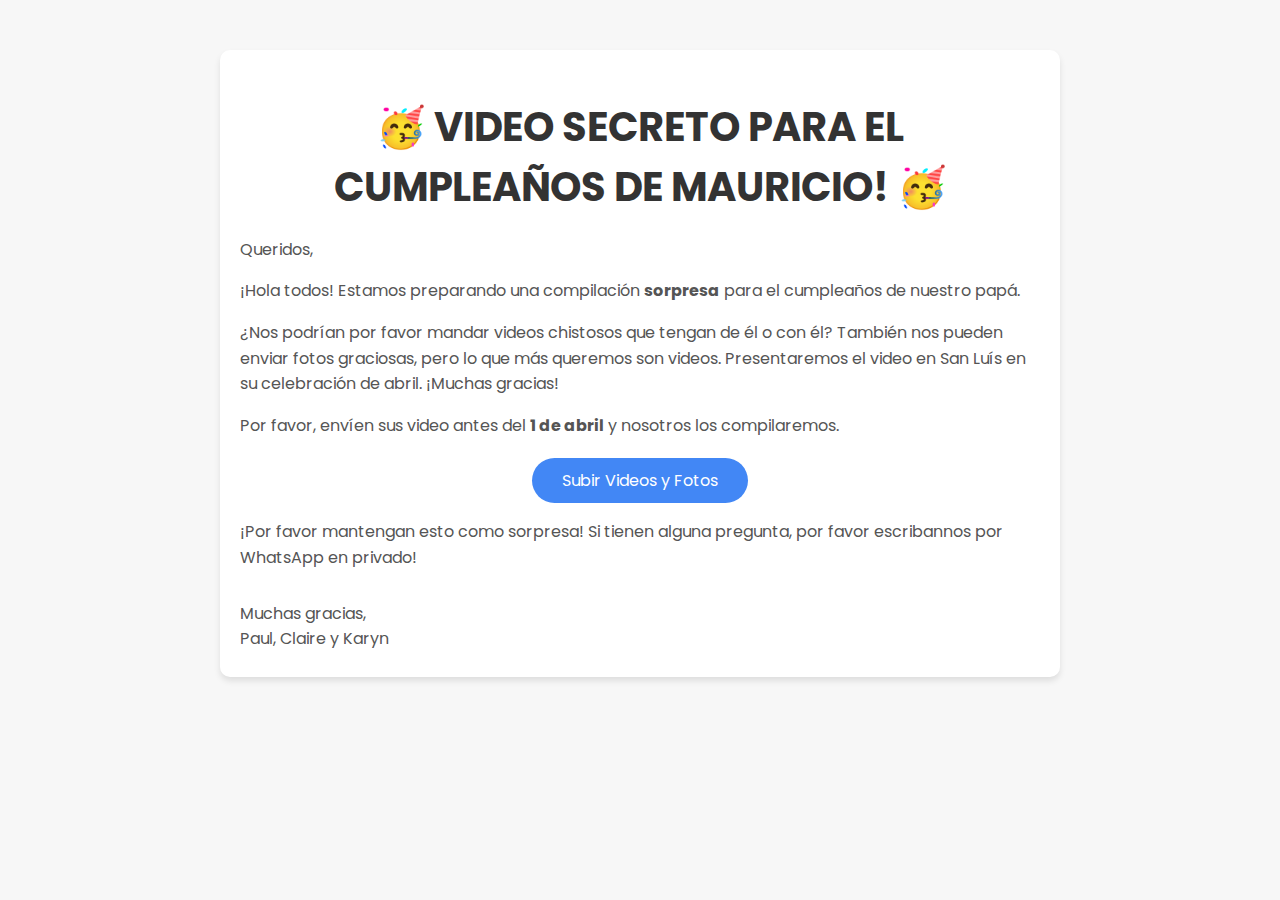
<file: index.html>
<!DOCTYPE html>
<html lang="en">

<head>
    <meta charset="UTF-8">
    <meta http-equiv="X-UA-Compatible" content="IE=edge">
    <meta name="viewport" content="width=device-width, initial-scale=1.0">
    <title>Video secreto para Mauricio!</title>
    <link href="https://fonts.googleapis.com/css2?family=Poppins:wght@400;500;700&display=swap" rel="stylesheet">
    <link rel="stylesheet" href="styles.css">
    <link rel="apple-touch-icon" sizes="180x180" href="favicon_io/apple-touch-icon.png">
    <link rel="icon" type="image/png" sizes="32x32" href="favicon_io/favicon-32x32.png">
    <link rel="icon" type="image/png" sizes="16x16" href="favicon_io/favicon-16x16.png">
    <link rel="manifest" href="favicon_io/site.webmanifest">
</head>

<body>
    <div class="container">
        <h1>🥳 VIDEO SECRETO PARA EL CUMPLEA&Ntilde;OS DE MAURICIO! 🥳</h1>
        <p>Queridos,</p>
        <p>¡Hola todos! Estamos preparando una compilación <b>sorpresa</b> para el cumpleaños de nuestro papá.</p>
        <p>¿Nos podrían por favor mandar videos chistosos que tengan de él o con él? También nos pueden enviar fotos
            graciosas, pero lo que más queremos son videos. Presentaremos el video en San Luís en su celebración de
            abril. ¡Muchas gracias!</p>
        <p>Por favor, envíen sus video antes del <b>1 de abril</b> y nosotros los compilaremos.</p>
        <div class="cta">
            <a href="https://www.dropbox.com/request/kYfhN24HrkHBj0BVtgWN" target="_blank">Subir Videos y Fotos</a>
        </div>
        <p>¡Por favor mantengan esto como sorpresa! Si tienen alguna pregunta, por favor escribannos por WhatsApp en
            privado!</p>
        <div class="signature">
            <p>Muchas gracias,<br>Paul, Claire y Karyn</p>
        </div>
    </div>
</body>

</html>
</file>
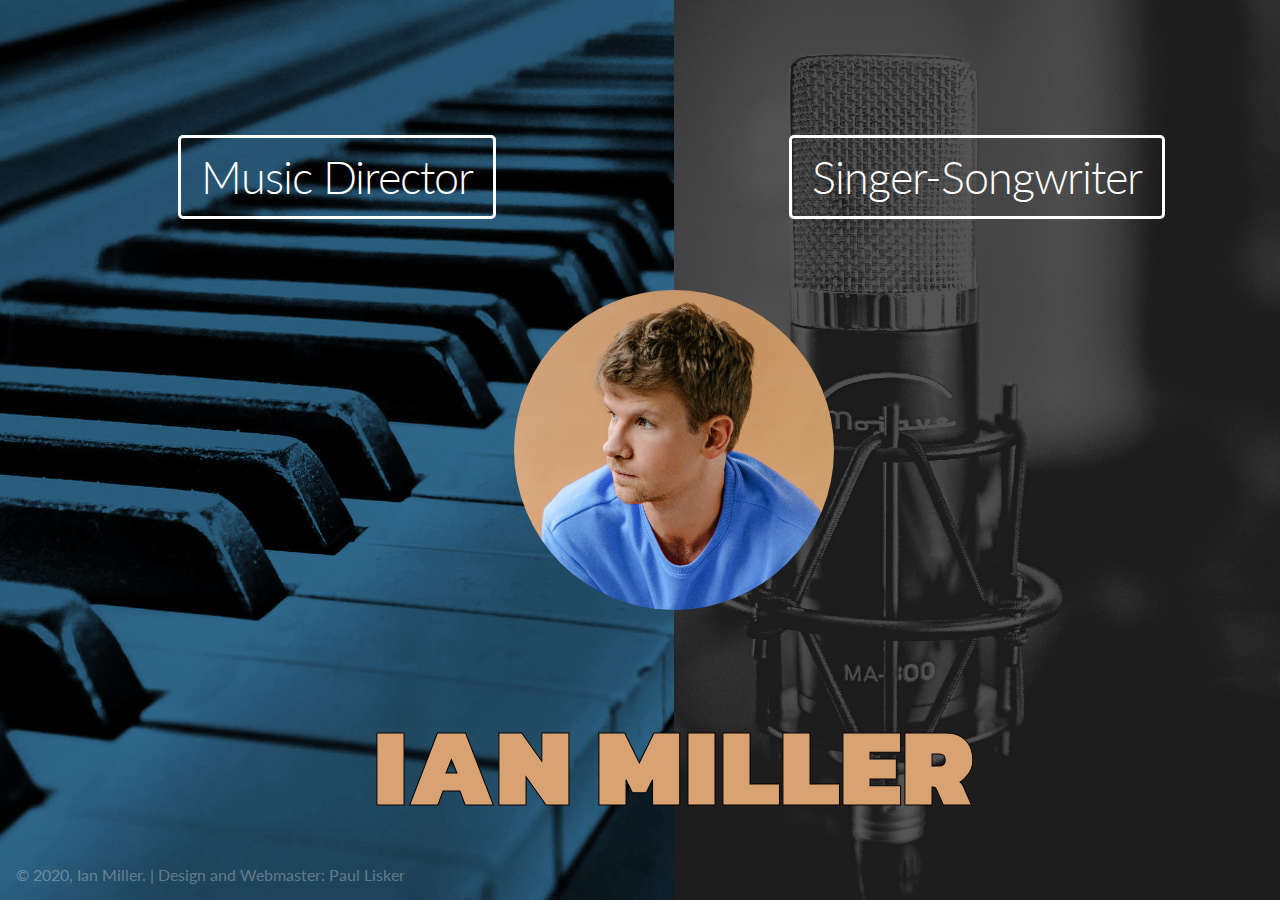
<file: landing-page-v0/index.html>
<!DOCTYPE html>
<html lang="en">

<head>
    <meta charset="UTF-8">
    <meta name="viewport" content="width=device-width, initial-scale=1.0">
    <meta http-equiv="X-UA-Compatible" content="ie=edge">
    <meta name="mobile-web-app-capable" content="yes">
    <link rel="apple-touch-icon" sizes="180x180" href="/favicon/apple-touch-icon.png">
    <link rel="icon" type="image/png" sizes="32x32" href="/favicon/favicon-32x32.png">
    <link rel="icon" type="image/png" sizes="16x16" href="/favicon/favicon-16x16.png">
    <link rel="manifest" href="/favicon/site.webmanifest">
    <link rel="mask-icon" href="/favicon/safari-pinned-tab.svg" color="#5bbad5">
    <link rel="shortcut icon" href="/favicon/favicon.ico">
    <meta name="msapplication-TileColor" content="#00aba9">
    <meta name="msapplication-config" content="/favicon/browserconfig.xml">
    <meta name="theme-color" content="#377ba6">
    <link rel="stylesheet" href="assets/css/style.css">
    <title>Ian Miller | Music Director &middot; Singer-Songwriter</title>
    <meta name="description" content="Ian Miller is a Music Director and Singer-Songwriter... ADD MORE DESCRIPTION HERE">
</head>

<body>
    <div class="container">
        <section class="music-director">
            <h1>IAN MILLER</h1>
            <a href="">
                <h2>Music Director</h2>
            </a>
            <img src="images/avatar-blue.jpg" alt="Ian Miller profile picture">
        </section>
        <section class="singer-songwriter">
            <a href="">
                <h2>Singer-Songwriter</h2>
            </a>
        </section>
        <footer>
            <p>&copy; 2020, Ian Miller. | Design and Webmaster: <a href="https://lisker.me" target="_blank">Paul Lisker</a></p>
        </footer>
    </div>
</body>

</html>
</file>
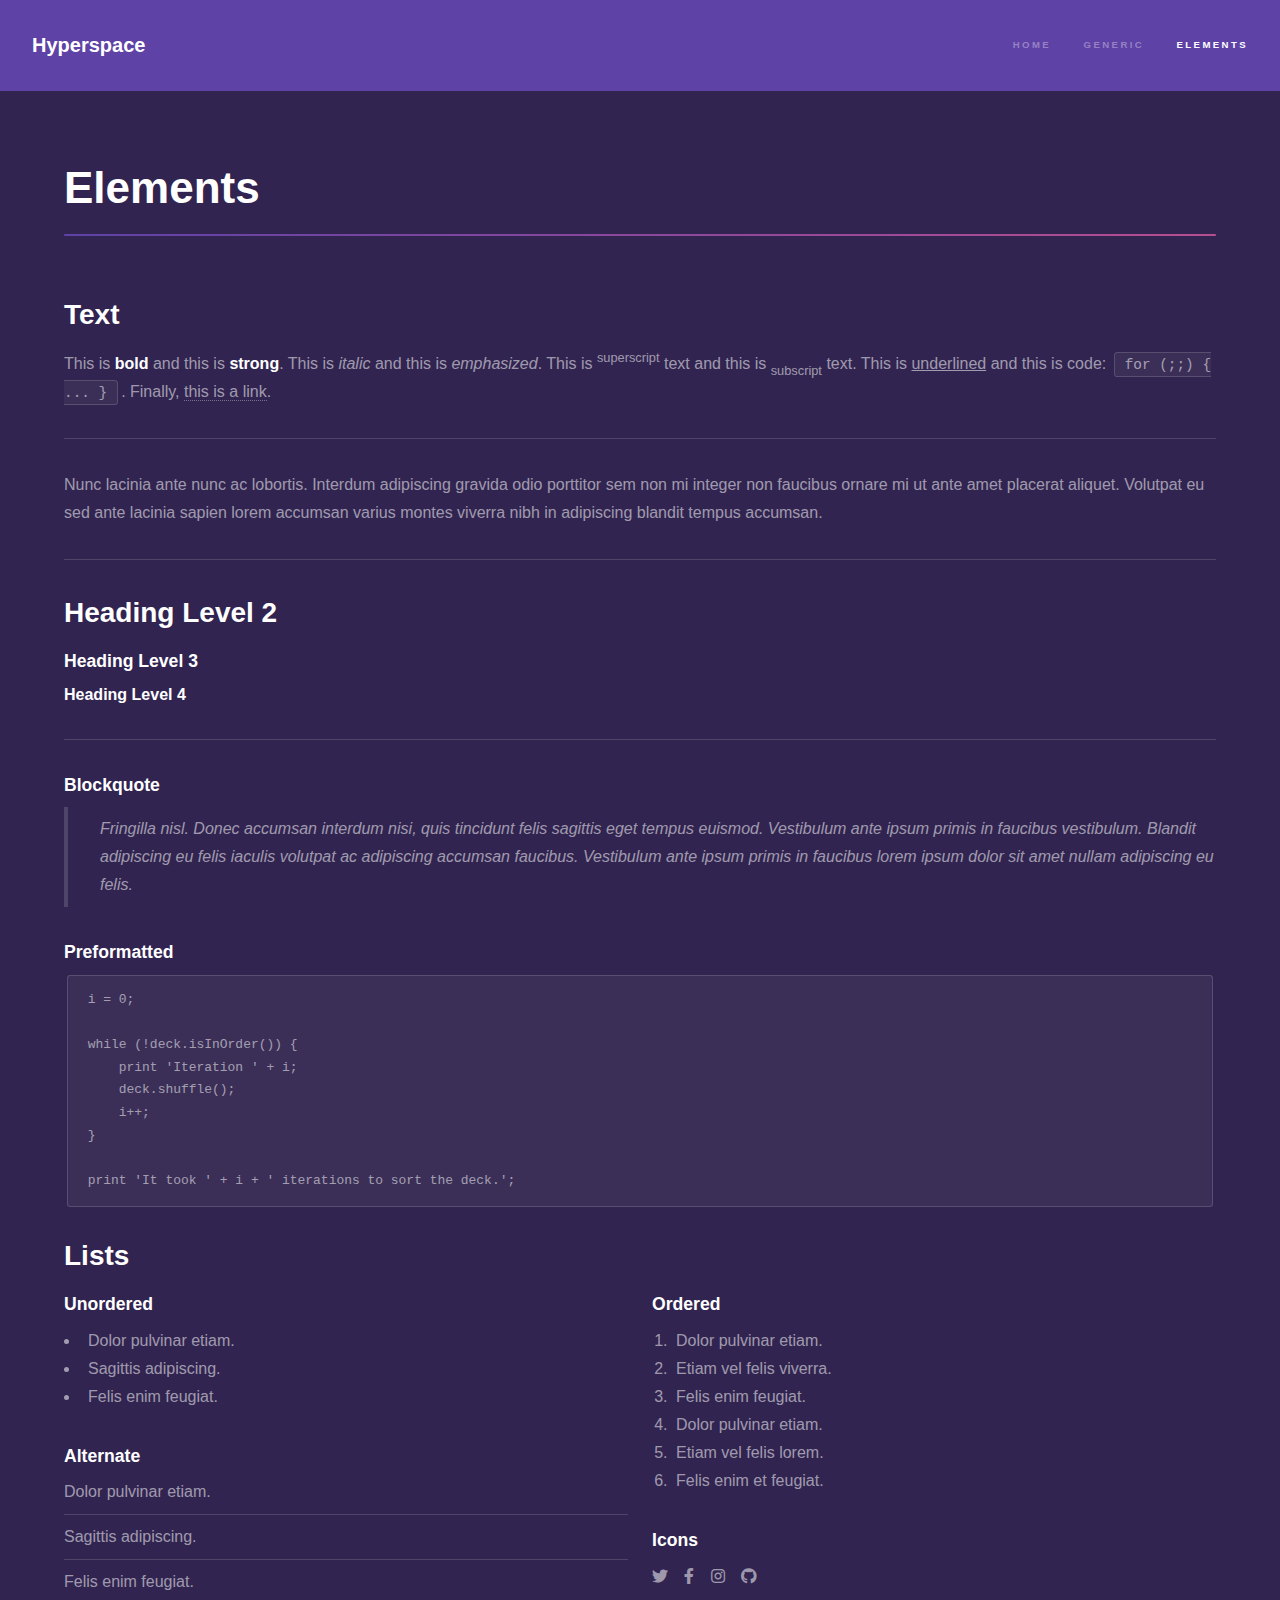
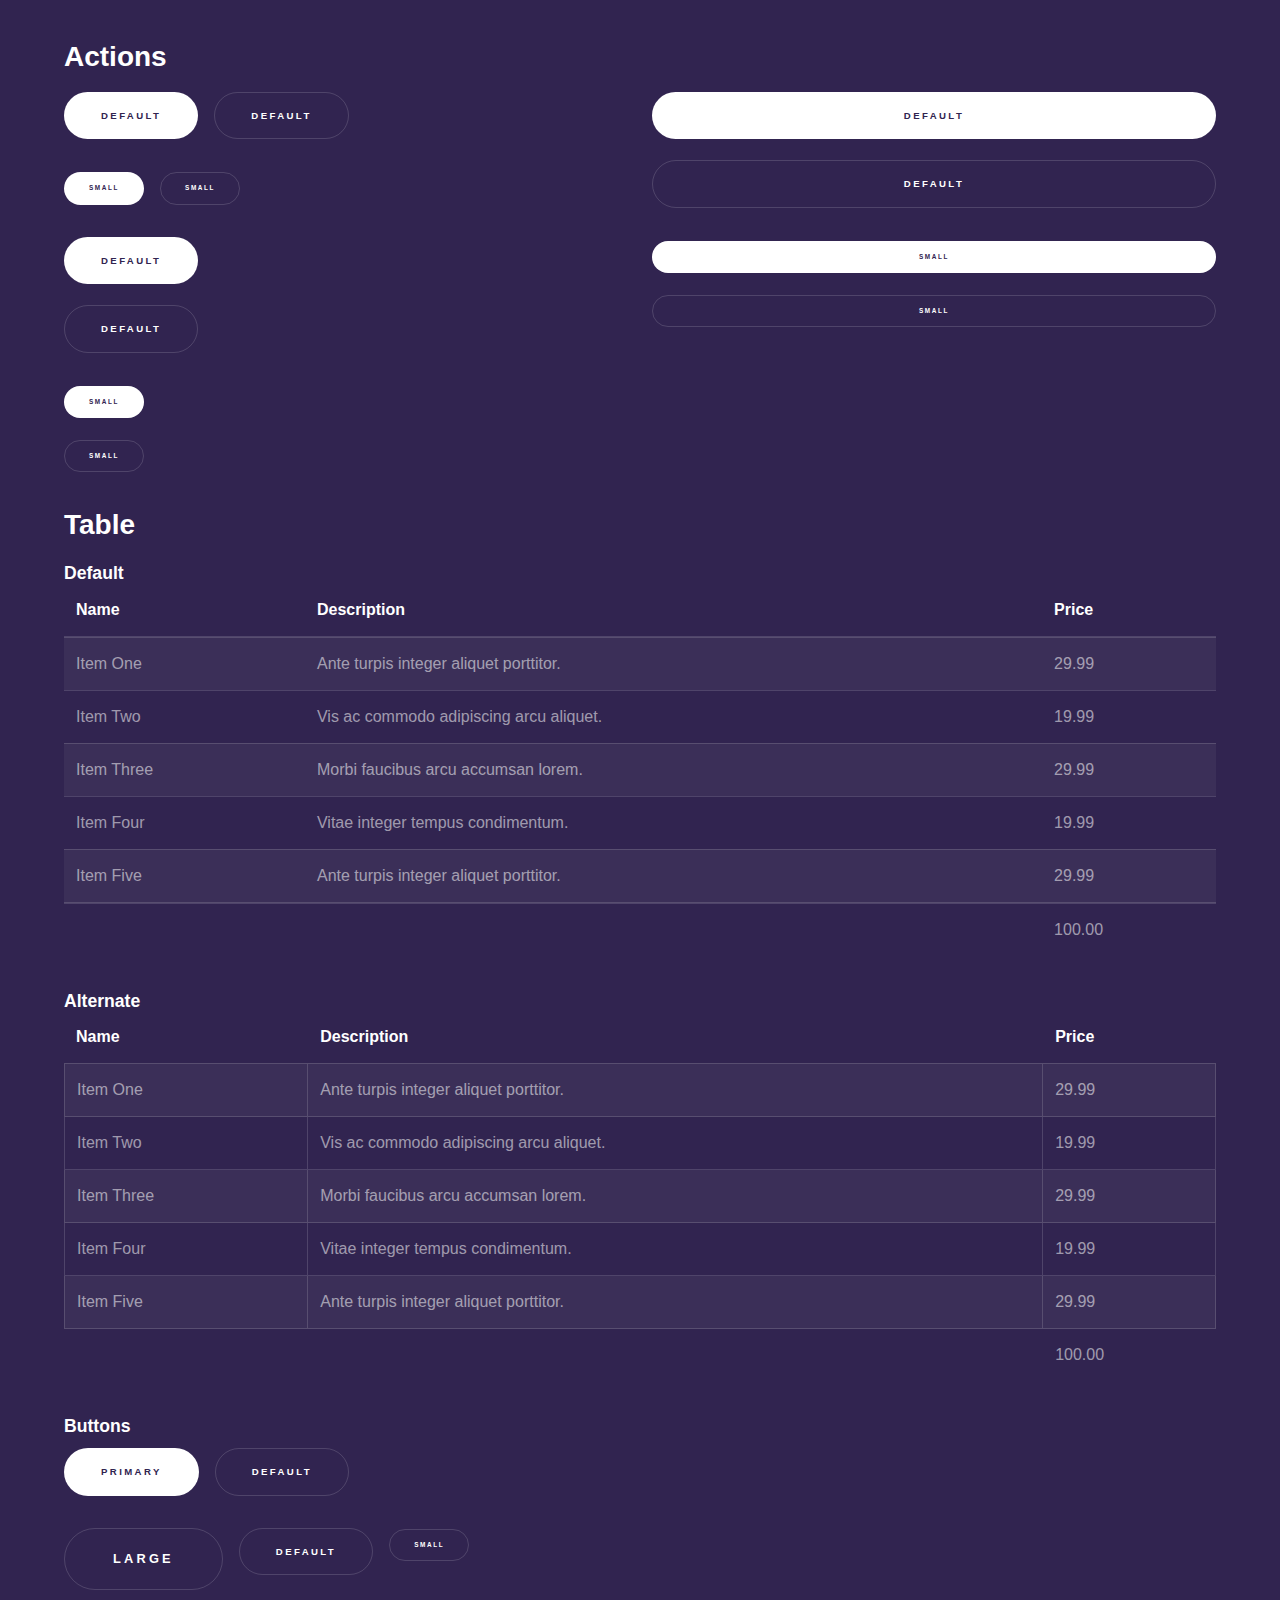
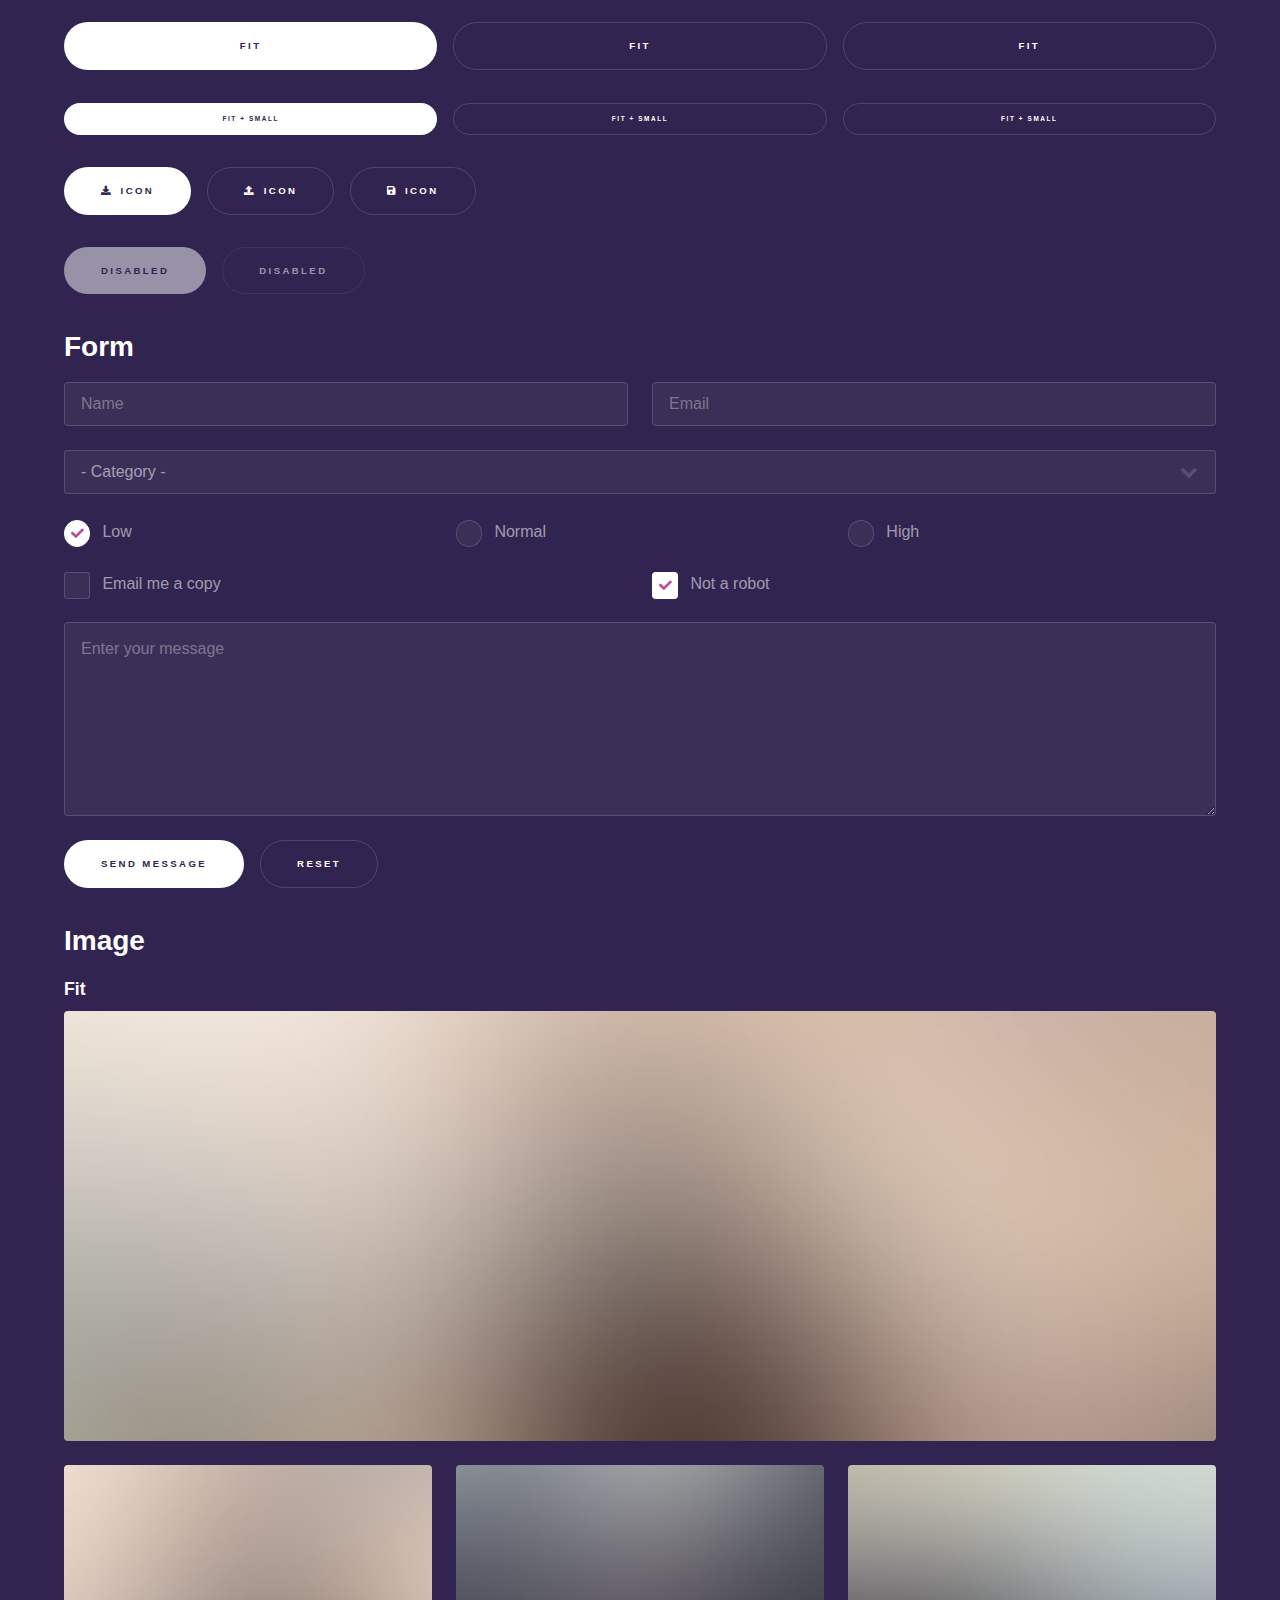
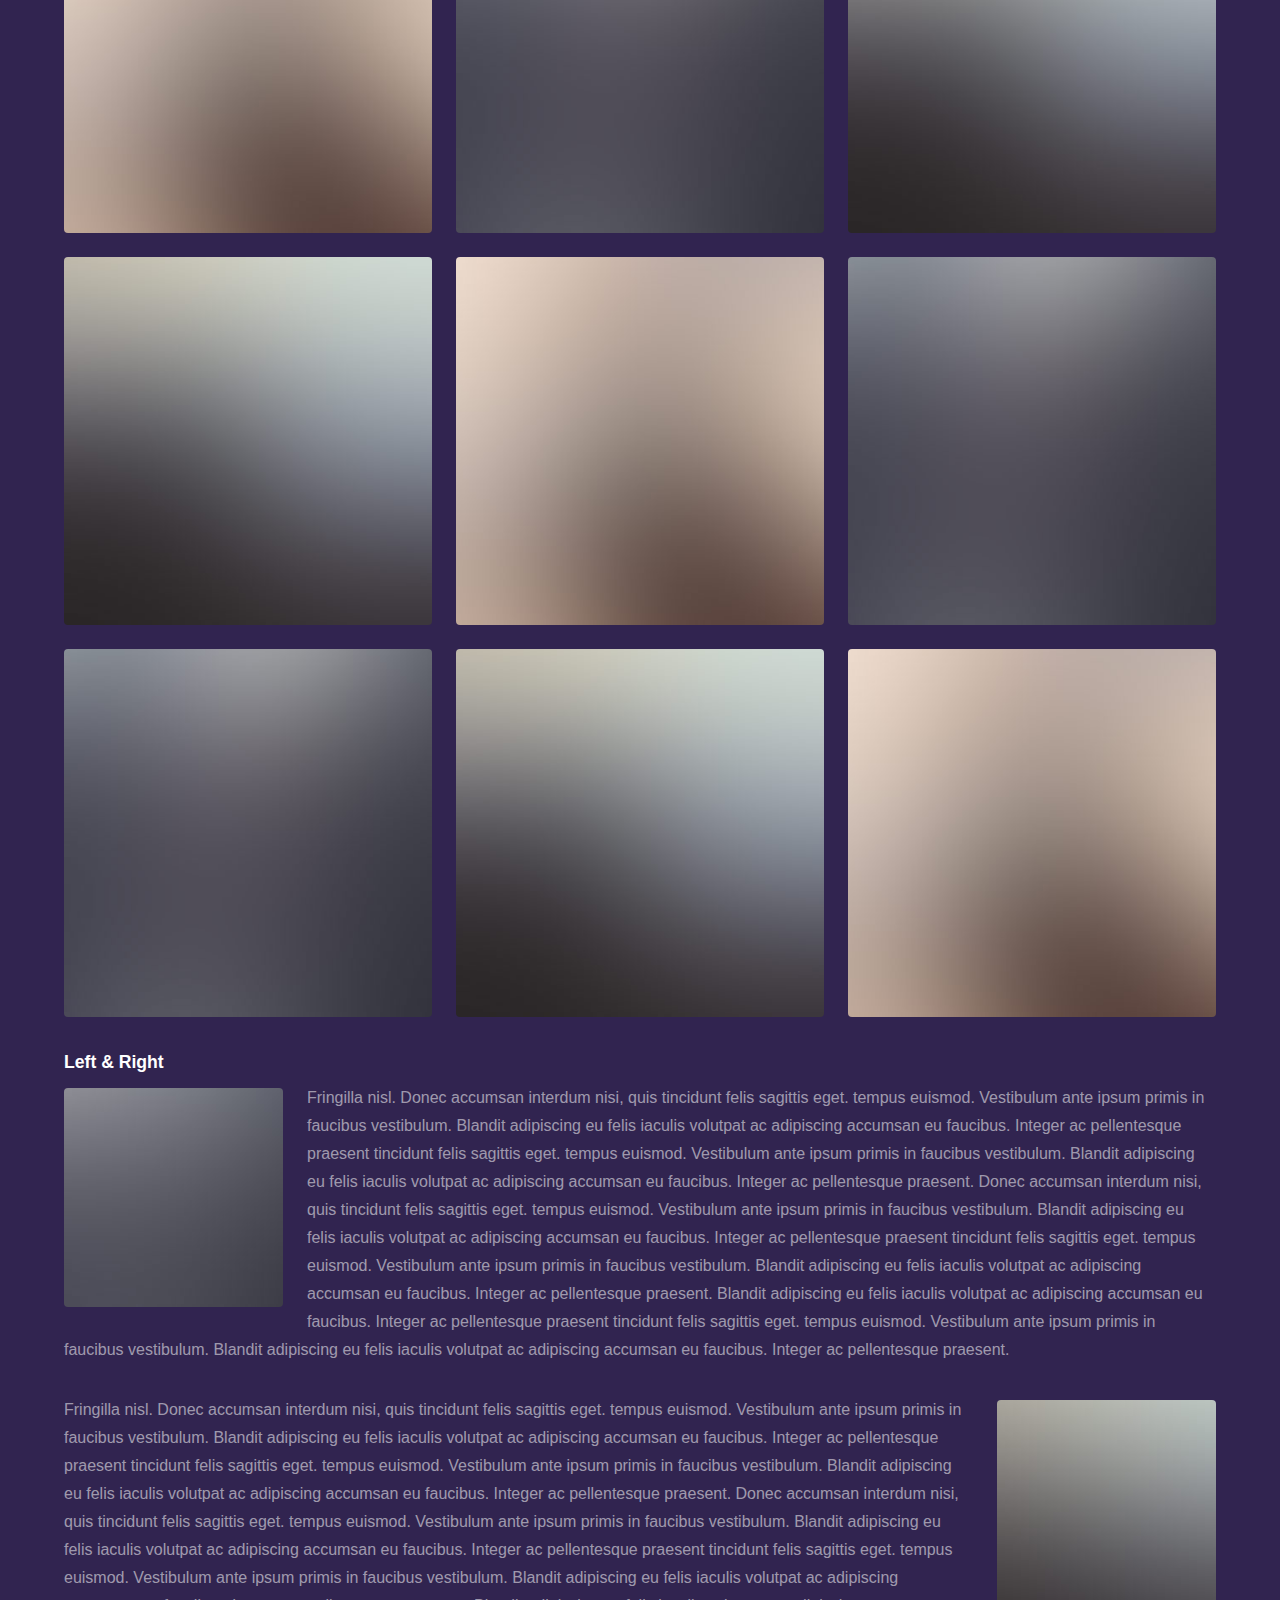
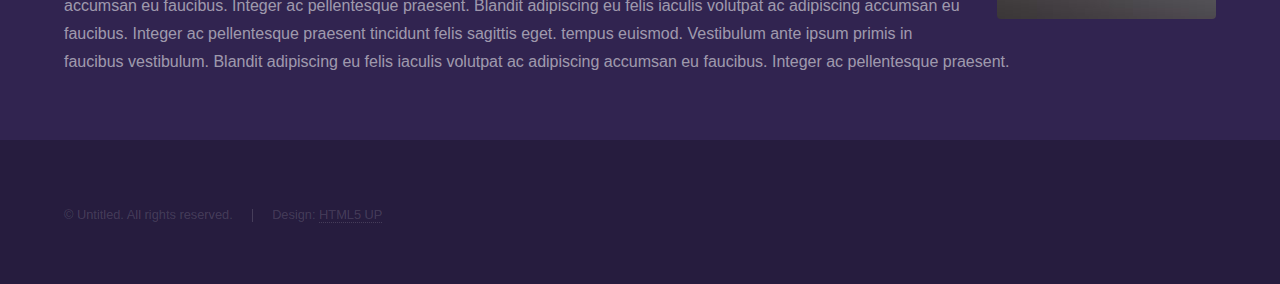
<file: landing-page1/elements.html>
<!DOCTYPE HTML>
<!--
	Hyperspace by HTML5 UP
	html5up.net | @ajlkn
	Free for personal and commercial use under the CCA 3.0 license (html5up.net/license)
-->
<html>
	<head>
		<title>Elements - Hyperspace by HTML5 UP</title>
		<meta charset="utf-8" />
		<meta name="viewport" content="width=device-width, initial-scale=1, user-scalable=no" />
		<link rel="stylesheet" href="assets/css/main.css" />
		<noscript><link rel="stylesheet" href="assets/css/noscript.css" /></noscript>
	</head>
	<body class="is-preload">

		<!-- Header -->
			<header id="header">
				<a href="index.html" class="title">Hyperspace</a>
				<nav>
					<ul>
						<li><a href="index.html">Home</a></li>
						<li><a href="generic.html">Generic</a></li>
						<li><a href="elements.html"  class="active">Elements</a></li>
					</ul>
				</nav>
			</header>

		<!-- Wrapper -->
			<div id="wrapper">

				<!-- Main -->
					<section id="main" class="wrapper">
						<div class="inner">
							<h1 class="major">Elements</h1>

							<!-- Text -->
								<section>
									<h2>Text</h2>
									<p>This is <b>bold</b> and this is <strong>strong</strong>. This is <i>italic</i> and this is <em>emphasized</em>.
									This is <sup>superscript</sup> text and this is <sub>subscript</sub> text.
									This is <u>underlined</u> and this is code: <code>for (;;) { ... }</code>. Finally, <a href="#">this is a link</a>.</p>
									<hr />
									<p>Nunc lacinia ante nunc ac lobortis. Interdum adipiscing gravida odio porttitor sem non mi integer non faucibus ornare mi ut ante amet placerat aliquet. Volutpat eu sed ante lacinia sapien lorem accumsan varius montes viverra nibh in adipiscing blandit tempus accumsan.</p>
									<hr />
									<h2>Heading Level 2</h2>
									<h3>Heading Level 3</h3>
									<h4>Heading Level 4</h4>
									<hr />
									<h3>Blockquote</h3>
									<blockquote>Fringilla nisl. Donec accumsan interdum nisi, quis tincidunt felis sagittis eget tempus euismod. Vestibulum ante ipsum primis in faucibus vestibulum. Blandit adipiscing eu felis iaculis volutpat ac adipiscing accumsan faucibus. Vestibulum ante ipsum primis in faucibus lorem ipsum dolor sit amet nullam adipiscing eu felis.</blockquote>
									<h3>Preformatted</h3>
									<pre><code>i = 0;

while (!deck.isInOrder()) {
    print 'Iteration ' + i;
    deck.shuffle();
    i++;
}

print 'It took ' + i + ' iterations to sort the deck.';</code></pre>
								</section>

							<!-- Lists -->
								<section>
									<h2>Lists</h2>
									<div class="row">
										<div class="col-6 col-12-medium">
											<h3>Unordered</h3>
											<ul>
												<li>Dolor pulvinar etiam.</li>
												<li>Sagittis adipiscing.</li>
												<li>Felis enim feugiat.</li>
											</ul>
											<h3>Alternate</h3>
											<ul class="alt">
												<li>Dolor pulvinar etiam.</li>
												<li>Sagittis adipiscing.</li>
												<li>Felis enim feugiat.</li>
											</ul>
										</div>
										<div class="col-6 col-12-medium">
											<h3>Ordered</h3>
											<ol>
												<li>Dolor pulvinar etiam.</li>
												<li>Etiam vel felis viverra.</li>
												<li>Felis enim feugiat.</li>
												<li>Dolor pulvinar etiam.</li>
												<li>Etiam vel felis lorem.</li>
												<li>Felis enim et feugiat.</li>
											</ol>
											<h3>Icons</h3>
											<ul class="icons">
												<li><a href="#" class="icon brands fa-twitter"><span class="label">Twitter</span></a></li>
												<li><a href="#" class="icon brands fa-facebook-f"><span class="label">Facebook</span></a></li>
												<li><a href="#" class="icon brands fa-instagram"><span class="label">Instagram</span></a></li>
												<li><a href="#" class="icon brands fa-github"><span class="label">Github</span></a></li>
											</ul>
										</div>
									</div>
									<h2>Actions</h2>
									<div class="row">
										<div class="col-6 col-12-medium">
											<ul class="actions">
												<li><a href="#" class="button primary">Default</a></li>
												<li><a href="#" class="button">Default</a></li>
											</ul>
											<ul class="actions small">
												<li><a href="#" class="button primary small">Small</a></li>
												<li><a href="#" class="button small">Small</a></li>
											</ul>
											<ul class="actions stacked">
												<li><a href="#" class="button primary">Default</a></li>
												<li><a href="#" class="button">Default</a></li>
											</ul>
											<ul class="actions stacked">
												<li><a href="#" class="button primary small">Small</a></li>
												<li><a href="#" class="button small">Small</a></li>
											</ul>
										</div>
										<div class="col-6 col-12-medium">
											<ul class="actions stacked">
												<li><a href="#" class="button primary fit">Default</a></li>
												<li><a href="#" class="button fit">Default</a></li>
											</ul>
											<ul class="actions stacked">
												<li><a href="#" class="button primary small fit">Small</a></li>
												<li><a href="#" class="button small fit">Small</a></li>
											</ul>
										</div>
									</div>
								</section>

							<!-- Table -->
								<section>
									<h2>Table</h2>
									<h3>Default</h3>
									<div class="table-wrapper">
										<table>
											<thead>
												<tr>
													<th>Name</th>
													<th>Description</th>
													<th>Price</th>
												</tr>
											</thead>
											<tbody>
												<tr>
													<td>Item One</td>
													<td>Ante turpis integer aliquet porttitor.</td>
													<td>29.99</td>
												</tr>
												<tr>
													<td>Item Two</td>
													<td>Vis ac commodo adipiscing arcu aliquet.</td>
													<td>19.99</td>
												</tr>
												<tr>
													<td>Item Three</td>
													<td> Morbi faucibus arcu accumsan lorem.</td>
													<td>29.99</td>
												</tr>
												<tr>
													<td>Item Four</td>
													<td>Vitae integer tempus condimentum.</td>
													<td>19.99</td>
												</tr>
												<tr>
													<td>Item Five</td>
													<td>Ante turpis integer aliquet porttitor.</td>
													<td>29.99</td>
												</tr>
											</tbody>
											<tfoot>
												<tr>
													<td colspan="2"></td>
													<td>100.00</td>
												</tr>
											</tfoot>
										</table>
									</div>

									<h3>Alternate</h3>
									<div class="table-wrapper">
										<table class="alt">
											<thead>
												<tr>
													<th>Name</th>
													<th>Description</th>
													<th>Price</th>
												</tr>
											</thead>
											<tbody>
												<tr>
													<td>Item One</td>
													<td>Ante turpis integer aliquet porttitor.</td>
													<td>29.99</td>
												</tr>
												<tr>
													<td>Item Two</td>
													<td>Vis ac commodo adipiscing arcu aliquet.</td>
													<td>19.99</td>
												</tr>
												<tr>
													<td>Item Three</td>
													<td> Morbi faucibus arcu accumsan lorem.</td>
													<td>29.99</td>
												</tr>
												<tr>
													<td>Item Four</td>
													<td>Vitae integer tempus condimentum.</td>
													<td>19.99</td>
												</tr>
												<tr>
													<td>Item Five</td>
													<td>Ante turpis integer aliquet porttitor.</td>
													<td>29.99</td>
												</tr>
											</tbody>
											<tfoot>
												<tr>
													<td colspan="2"></td>
													<td>100.00</td>
												</tr>
											</tfoot>
										</table>
									</div>
								</section>

							<!-- Buttons -->
								<section>
									<h3>Buttons</h3>
									<ul class="actions">
										<li><a href="#" class="button primary">Primary</a></li>
										<li><a href="#" class="button">Default</a></li>
									</ul>
									<ul class="actions">
										<li><a href="#" class="button large">Large</a></li>
										<li><a href="#" class="button">Default</a></li>
										<li><a href="#" class="button small">Small</a></li>
									</ul>
									<ul class="actions fit">
										<li><a href="#" class="button primary fit">Fit</a></li>
										<li><a href="#" class="button fit">Fit</a></li>
										<li><a href="#" class="button fit">Fit</a></li>
									</ul>
									<ul class="actions fit small">
										<li><a href="#" class="button primary fit small">Fit + Small</a></li>
										<li><a href="#" class="button fit small">Fit + Small</a></li>
										<li><a href="#" class="button fit small">Fit + Small</a></li>
									</ul>
									<ul class="actions">
										<li><a href="#" class="button primary icon solid fa-download">Icon</a></li>
										<li><a href="#" class="button icon solid fa-upload">Icon</a></li>
										<li><a href="#" class="button icon solid fa-save">Icon</a></li>
									</ul>
									<ul class="actions">
										<li><span class="button primary disabled">Disabled</span></li>
										<li><span class="button disabled">Disabled</span></li>
									</ul>
								</section>

							<!-- Form -->
								<section>
									<h2>Form</h2>
									<form method="post" action="#">
										<div class="row gtr-uniform">
											<div class="col-6 col-12-xsmall">
												<input type="text" name="demo-name" id="demo-name" value="" placeholder="Name" />
											</div>
											<div class="col-6 col-12-xsmall">
												<input type="email" name="demo-email" id="demo-email" value="" placeholder="Email" />
											</div>
											<div class="col-12">
												<select name="demo-category" id="demo-category">
													<option value="">- Category -</option>
													<option value="1">Manufacturing</option>
													<option value="1">Shipping</option>
													<option value="1">Administration</option>
													<option value="1">Human Resources</option>
												</select>
											</div>
											<div class="col-4 col-12-small">
												<input type="radio" id="demo-priority-low" name="demo-priority" checked>
												<label for="demo-priority-low">Low</label>
											</div>
											<div class="col-4 col-12-small">
												<input type="radio" id="demo-priority-normal" name="demo-priority">
												<label for="demo-priority-normal">Normal</label>
											</div>
											<div class="col-4 col-12-small">
												<input type="radio" id="demo-priority-high" name="demo-priority">
												<label for="demo-priority-high">High</label>
											</div>
											<div class="col-6 col-12-small">
												<input type="checkbox" id="demo-copy" name="demo-copy">
												<label for="demo-copy">Email me a copy</label>
											</div>
											<div class="col-6 col-12-small">
												<input type="checkbox" id="demo-human" name="demo-human" checked>
												<label for="demo-human">Not a robot</label>
											</div>
											<div class="col-12">
												<textarea name="demo-message" id="demo-message" placeholder="Enter your message" rows="6"></textarea>
											</div>
											<div class="col-12">
												<ul class="actions">
													<li><input type="submit" value="Send Message" class="primary" /></li>
													<li><input type="reset" value="Reset" /></li>
												</ul>
											</div>
										</div>
									</form>
								</section>

							<!-- Image -->
								<section>
									<h2>Image</h2>
									<h3>Fit</h3>
									<div class="box alt">
										<div class="row gtr-uniform">
											<div class="col-12"><span class="image fit"><img src="images/pic04.jpg" alt="" /></span></div>
											<div class="col-4"><span class="image fit"><img src="images/pic01.jpg" alt="" /></span></div>
											<div class="col-4"><span class="image fit"><img src="images/pic02.jpg" alt="" /></span></div>
											<div class="col-4"><span class="image fit"><img src="images/pic03.jpg" alt="" /></span></div>
											<div class="col-4"><span class="image fit"><img src="images/pic03.jpg" alt="" /></span></div>
											<div class="col-4"><span class="image fit"><img src="images/pic01.jpg" alt="" /></span></div>
											<div class="col-4"><span class="image fit"><img src="images/pic02.jpg" alt="" /></span></div>
											<div class="col-4"><span class="image fit"><img src="images/pic02.jpg" alt="" /></span></div>
											<div class="col-4"><span class="image fit"><img src="images/pic03.jpg" alt="" /></span></div>
											<div class="col-4"><span class="image fit"><img src="images/pic01.jpg" alt="" /></span></div>
										</div>
									</div>
									<h3>Left &amp; Right</h3>
									<p><span class="image left"><img src="images/pic05.jpg" alt="" /></span>Fringilla nisl. Donec accumsan interdum nisi, quis tincidunt felis sagittis eget. tempus euismod. Vestibulum ante ipsum primis in faucibus vestibulum. Blandit adipiscing eu felis iaculis volutpat ac adipiscing accumsan eu faucibus. Integer ac pellentesque praesent tincidunt felis sagittis eget. tempus euismod. Vestibulum ante ipsum primis in faucibus vestibulum. Blandit adipiscing eu felis iaculis volutpat ac adipiscing accumsan eu faucibus. Integer ac pellentesque praesent. Donec accumsan interdum nisi, quis tincidunt felis sagittis eget. tempus euismod. Vestibulum ante ipsum primis in faucibus vestibulum. Blandit adipiscing eu felis iaculis volutpat ac adipiscing accumsan eu faucibus. Integer ac pellentesque praesent tincidunt felis sagittis eget. tempus euismod. Vestibulum ante ipsum primis in faucibus vestibulum. Blandit adipiscing eu felis iaculis volutpat ac adipiscing accumsan eu faucibus. Integer ac pellentesque praesent. Blandit adipiscing eu felis iaculis volutpat ac adipiscing accumsan eu faucibus. Integer ac pellentesque praesent tincidunt felis sagittis eget. tempus euismod. Vestibulum ante ipsum primis in faucibus vestibulum. Blandit adipiscing eu felis iaculis volutpat ac adipiscing accumsan eu faucibus. Integer ac pellentesque praesent.</p>
									<p><span class="image right"><img src="images/pic06.jpg" alt="" /></span>Fringilla nisl. Donec accumsan interdum nisi, quis tincidunt felis sagittis eget. tempus euismod. Vestibulum ante ipsum primis in faucibus vestibulum. Blandit adipiscing eu felis iaculis volutpat ac adipiscing accumsan eu faucibus. Integer ac pellentesque praesent tincidunt felis sagittis eget. tempus euismod. Vestibulum ante ipsum primis in faucibus vestibulum. Blandit adipiscing eu felis iaculis volutpat ac adipiscing accumsan eu faucibus. Integer ac pellentesque praesent. Donec accumsan interdum nisi, quis tincidunt felis sagittis eget. tempus euismod. Vestibulum ante ipsum primis in faucibus vestibulum. Blandit adipiscing eu felis iaculis volutpat ac adipiscing accumsan eu faucibus. Integer ac pellentesque praesent tincidunt felis sagittis eget. tempus euismod. Vestibulum ante ipsum primis in faucibus vestibulum. Blandit adipiscing eu felis iaculis volutpat ac adipiscing accumsan eu faucibus. Integer ac pellentesque praesent. Blandit adipiscing eu felis iaculis volutpat ac adipiscing accumsan eu faucibus. Integer ac pellentesque praesent tincidunt felis sagittis eget. tempus euismod. Vestibulum ante ipsum primis in faucibus vestibulum. Blandit adipiscing eu felis iaculis volutpat ac adipiscing accumsan eu faucibus. Integer ac pellentesque praesent.</p>
								</section>

						</div>
					</section>

			</div>

		<!-- Footer -->
			<footer id="footer" class="wrapper alt">
				<div class="inner">
					<ul class="menu">
						<li>&copy; Untitled. All rights reserved.</li><li>Design: <a href="http://html5up.net">HTML5 UP</a></li>
					</ul>
				</div>
			</footer>

		<!-- Scripts -->
			<script src="assets/js/jquery.min.js"></script>
			<script src="assets/js/jquery.scrollex.min.js"></script>
			<script src="assets/js/jquery.scrolly.min.js"></script>
			<script src="assets/js/browser.min.js"></script>
			<script src="assets/js/breakpoints.min.js"></script>
			<script src="assets/js/util.js"></script>
			<script src="assets/js/main.js"></script>

	</body>
</html>
</file>
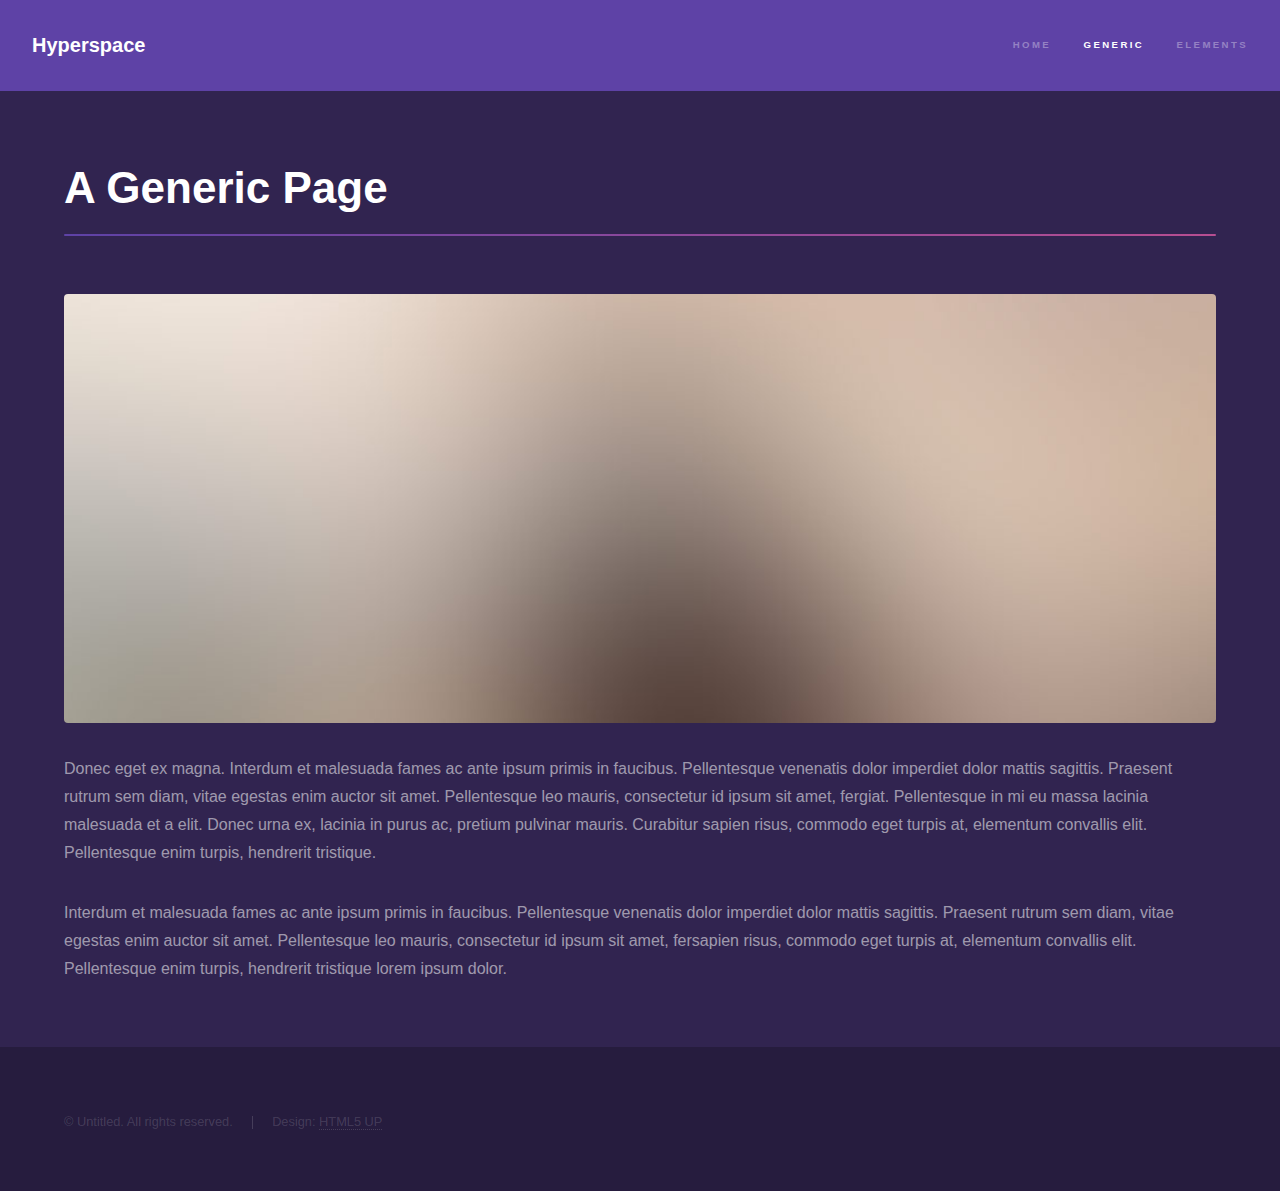
<file: landing-page1/generic.html>
<!DOCTYPE HTML>
<!--
	Hyperspace by HTML5 UP
	html5up.net | @ajlkn
	Free for personal and commercial use under the CCA 3.0 license (html5up.net/license)
-->
<html>
	<head>
		<title>Generic - Hyperspace by HTML5 UP</title>
		<meta charset="utf-8" />
		<meta name="viewport" content="width=device-width, initial-scale=1, user-scalable=no" />
		<link rel="stylesheet" href="assets/css/main.css" />
		<noscript><link rel="stylesheet" href="assets/css/noscript.css" /></noscript>
	</head>
	<body class="is-preload">

		<!-- Header -->
			<header id="header">
				<a href="index.html" class="title">Hyperspace</a>
				<nav>
					<ul>
						<li><a href="index.html">Home</a></li>
						<li><a href="generic.html" class="active">Generic</a></li>
						<li><a href="elements.html">Elements</a></li>
					</ul>
				</nav>
			</header>

		<!-- Wrapper -->
			<div id="wrapper">

				<!-- Main -->
					<section id="main" class="wrapper">
						<div class="inner">
							<h1 class="major">A Generic Page</h1>
							<span class="image fit"><img src="images/pic04.jpg" alt="" /></span>
							<p>Donec eget ex magna. Interdum et malesuada fames ac ante ipsum primis in faucibus. Pellentesque venenatis dolor imperdiet dolor mattis sagittis. Praesent rutrum sem diam, vitae egestas enim auctor sit amet. Pellentesque leo mauris, consectetur id ipsum sit amet, fergiat. Pellentesque in mi eu massa lacinia malesuada et a elit. Donec urna ex, lacinia in purus ac, pretium pulvinar mauris. Curabitur sapien risus, commodo eget turpis at, elementum convallis elit. Pellentesque enim turpis, hendrerit tristique.</p>
							<p>Interdum et malesuada fames ac ante ipsum primis in faucibus. Pellentesque venenatis dolor imperdiet dolor mattis sagittis. Praesent rutrum sem diam, vitae egestas enim auctor sit amet. Pellentesque leo mauris, consectetur id ipsum sit amet, fersapien risus, commodo eget turpis at, elementum convallis elit. Pellentesque enim turpis, hendrerit tristique lorem ipsum dolor.</p>
						</div>
					</section>

			</div>

		<!-- Footer -->
			<footer id="footer" class="wrapper alt">
				<div class="inner">
					<ul class="menu">
						<li>&copy; Untitled. All rights reserved.</li><li>Design: <a href="http://html5up.net">HTML5 UP</a></li>
					</ul>
				</div>
			</footer>

		<!-- Scripts -->
			<script src="assets/js/jquery.min.js"></script>
			<script src="assets/js/jquery.scrollex.min.js"></script>
			<script src="assets/js/jquery.scrolly.min.js"></script>
			<script src="assets/js/browser.min.js"></script>
			<script src="assets/js/breakpoints.min.js"></script>
			<script src="assets/js/util.js"></script>
			<script src="assets/js/main.js"></script>

	</body>
</html>
</file>
<file: styles.css>
body {
    font-family: 'Poppins', sans-serif;
    margin: 0;
    padding: 0;
    background-color: #f7f7f7;
}

.container {
    max-width: 800px;
    margin: 50px auto;
    padding: 20px;
    background-color: #fff;
    border-radius: 10px;
    box-shadow: 0 4px 6px rgba(0, 0, 0, 0.1);
}

h1 {
    text-align: center;
    color: #333;
    font-size: 2.5rem;
    margin-bottom: 20px;
}

p {
    color: #555;
    line-height: 1.6;
}

.cta {
    text-align: center;
    margin-top: 20px;
}

.cta a {
    display: inline-block;
    padding: 10px 30px;
    background-color: #4287f5;
    color: #fff;
    text-decoration: none;
    border-radius: 25px;
    transition: background-color 0.3s;
}

.cta a:hover {
    background-color: #7242f5;
}

.signature {
    margin-top: 30px;
    text-align: left;
}

.signature p {
    margin: 5px 0;
}
</file>
<file: landing-page-v0/assets/css/style.css>
@import url('https://fonts.googleapis.com/css?family=Lato:300,400,700&display=swap');
/* @import url('https://fonts.googleapis.com/css?family=Bowlby+One+SC&display=swap'); */
@import url('https://fonts.googleapis.com/css?family=Kanit:900&display=swap');

* {
    padding: 0;
    margin: 0;
}

h1 {
    font-family: 'Kanit', sans-serif;
}

/* h1 {
    font-family: 'Bowlby One SC', sans-serif;
}
 */

h1 {
    background: rgba(217, 162, 115, 0.8);
    border-radius: 20px;
    color: #ffffff;
}

@supports (-webkit-text-stroke: 1px black) {
    h1 {
        -webkit-text-stroke: 1px black;
        -webkit-text-fill-color: #d9a273;
        color: #d9a273;
        background: none;
    }
}


h2,
footer {
    font-family: "Lato", sans-serif;
}

.container {
    height: 100vh;
    display: flex;
    flex-direction: row;
}

section {
    height: 100%;
    display: flex;
    /* align-items: baseline; */
    justify-content: center;
    flex: 9;
    transition: all 0.7s;
}

footer {
    color: rgba(255, 255, 255, 0.3);
    position: absolute;
    bottom: 1em;
    left: 1em;
    text-wrap: nowrap;
    font-size: 1em;
}

footer > a, a:link, a:visited {
    text-decoration: none;
    color: inherit;
}


footer a:hover {
    color: rgba(255, 255, 255, 0.5);
    transition: all 0.7s;
}

footer a:active {
    color: rgba(217, 162, 115, 0.75);
}

img {
    width: 20em;
    height: 20em;
    border-radius: 50%;
    position: absolute;
    bottom: 50vh;
    right: -10em;
    transform: translateY(50%);
}

section:hover {
    flex: 10;
}


section h1 {
    padding: 6px 16px;
    position: absolute;
    top: 85vh;
    right: 0vw;
    transform: translateY(-50%) translateX(50%);
    font-size: 7em;
    font-weight: 900;
    color: #ffffff;
    white-space: nowrap;
}

section h2 {
    /* background: rgba(0, 0, 0, 1); */
    /* color: white; */
    border: 3px solid white;
    color: white;
    border-radius: 5px;
    padding: 12px 20px;
    font-size: 2.8em;
    font-weight: 300;
    letter-spacing: -1px;
    white-space: nowrap;
    position: relative;
    top: 15%;
}

section > a, a:link, a:visited {
    text-decoration: none;
}

section a:hover h2 {
    background: rgba(255, 255, 255, 0.25);
    color: white;
    transition: all 0.5s;
}

section a:active h2 {
    background: rgba(255, 255, 255, 0.5);
}

.music-director {
    background: url('../../images/piano-bw.jpg') #377ba6;
    background-position: center;
    background-size: cover;
    background-repeat: no-repeat;
    background-blend-mode: multiply;
    position: relative;
}


.singer-songwriter {
    background: url('../../images/mic-bw.jpg') #545454;
    background-position: 10% 0%;
    background-size: cover;
    background-repeat: no-repeat;
    background-blend-mode: multiply;
}


@media screen and (max-width: 907px) {

    section h1 {
        border-radius: 17px;
        padding: 6px 17px;
        font-size: 6em;
        letter-spacing: -1px;

    }

    section h2 {
        padding: 10px 17px;
        font-size: 2.5em;
        letter-spacing: -1px;

    }

    footer {
        font-size: 0.9em;
    }

}


@media screen and (max-width: 768px) {

    .container {
        flex-direction: column;
    }

    section {
        height: 50vh;
    }

    img {
        width: 14em;
        height: 14em;
        border-radius: 50%;
        position: absolute;
        top: 100%;
        right: 50vw;
        transform: translateX(50%) translateY(-50%);
    }

    section h1 {
        border-radius: 10px;
        padding: 6px 20px;
        font-size: 5em;
        position: absolute;
        top: 10vh;
        right: 50vw;
        transform: translateY(-50%) translateX(50%);
    }

    section h2 {
        position: relative;
        font-size: 3em;
        padding: 8px 12px;
        top: 50%;
        right: 50%;
        transform: translateY(-50%) translateX(50%);

    }

    footer {
        font-size: 0.9em;
    }

}

@media screen and (max-width: 567px) {


    section h1 {
        border-radius: 10px;
        padding: 8px 26px;
        position: absolute;
        top: 10vh;
        right: 50vw;
        transform: translateY(-50%) translateX(50%);
        font-size: 4.5em;
    }

    section h2 {
        padding: 8px 12px;
        font-size: 2.5em;
    }

    footer {
        font-size: 0.8em;
    }

}

@media screen and (max-width: 480px) {

    img {
        width: 11em;
        height: 11em;
        position: absolute;
        top: 100%;
        right: 50vw;
    }

    section:hover {
        flex: 9;
    }

    section h1 {
        border-radius: 10px;
        padding: 8px 18px;
        position: absolute;
        top: 10vh;
        right: 50vw;
        transform: translateY(-50%) translateX(50%);
        font-size: 3.3em;
        white-space: nowrap;
    }

    .music-director h2 {
        padding: 10px 17px;
        font-size: 2em;
    }

    .singer-songwriter h2 {
        padding: 10px 17px;
        font-size: 2em;
    }

    footer {
        font-size: 0.6em;
    }
}

@media screen and (max-width: 320px) {

    img {
        width: 8em;
        height: 8em;
        position: absolute;
        top: 100%;
        right: 50vw;
    }

    section:hover {
        flex: 9;
    }

    section h1 {
        border-radius: 10px;
        padding: 8px 14px;
        position: absolute;
        top: 10vh;
        right: 50vw;
        transform: translateY(-50%) translateX(50%);
        font-size: 3.3em;
        white-space: nowrap;
    }

    section h2 {
        padding: 10px 17px;
        font-size: 2em;
        font-weight: 300;
        letter-spacing: -1px;

    }
}

@media screen and (min-width: 768px) and (max-height: 735px) {

    img {
        width: 12em;
        height: 12em;
        top: 50%;
        right: 0%;
        transform: translateX(50%) translateY(-50%);
    }

    section:hover {
        flex: 9;
    }

    section h1 {
        font-size: 5.5em;
    }

}

@media screen and (min-width: 768px) and (max-height: 670px) {

    img {
        width: 10em;
        height: 10em;
        transform: translateX(50%) translateY(-50%);
    }

    section:hover {
        flex: 9;
    }

    section h1 {
        font-size: 4em;
    }

}


@media screen and (max-device-width: 1024px) and (orientation: landscape) {

    .container {
        flex-direction: row;
    }

    section {
        height: 100vh;
    }

    img {
        width: 9em;
        height: 9em;
        top: 80%;
        right: 0%;
        transform: translateX(50%) translateY(-50%);
    }

    section:hover {
        flex: 9;
    }

    section h1 {
        border-radius: 10px;
        padding: 8px 18px;
        position: absolute;
        top: 20vh;
        right: 0%;
        transform: translateY(-50%) translateX(50%);
        font-size: 4em;
        white-space: nowrap;
    }

    section h2 {
        padding: 10px 17px;
        font-size: 2em;
        letter-spacing: -1px;
        top: 50%;
        transform: translateY(-50%);

    }

    footer {
        font-size: 0.5em;
    }
}

@media screen and (max-device-width: 812px) and (orientation: landscape) {

    img {
        width: 6em;
        height: 6em;
        top: 80%;
        right: 0%;
    }

    section h1 {
        border-radius: 10px;
        padding: 8px 18px;
        position: absolute;
        top: 20vh;
        right: 0%;
        transform: translateY(-50%) translateX(50%);
        font-size: 3em;
        white-space: nowrap;
    }

    section h2 {
        padding: 10px 17px;
        font-size: 1.8em;
        letter-spacing: -1px;
        top: 50%;
        right: 50%;
        transform: translateX(50%) translateY(-50%);

    }
}
</file>
<file: landing-page1/assets/css/noscript.css>
/*
	Hyperspace by HTML5 UP
	html5up.net | @ajlkn
	Free for personal and commercial use under the CCA 3.0 license (html5up.net/license)
*/

/* Spotlights */

	.spotlights > section > .image:before {
		opacity: 0 !important;
	}

	.spotlights > section > .content > .inner {
		-moz-transform: none !important;
		-webkit-transform: none !important;
		-ms-transform: none !important;
		transform: none !important;
		opacity: 1 !important;
	}

/* Wrapper */

	.wrapper > .inner {
		opacity: 1 !important;
		-moz-transform: none !important;
		-webkit-transform: none !important;
		-ms-transform: none !important;
		transform: none !important;
	}

/* Sidebar */

	#sidebar > .inner {
		opacity: 1 !important;
	}

	#sidebar nav > ul > li {
		-moz-transform: none !important;
		-webkit-transform: none !important;
		-ms-transform: none !important;
		transform: none !important;
		opacity: 1 !important;
	}
</file>
<file: landing-page1/assets/css/main.css>
@import url(fontawesome-all.min.css);

/*
	Hyperspace by HTML5 UP
	html5up.net | @ajlkn
	Free for personal and commercial use under the CCA 3.0 license (html5up.net/license)
*/

html, body, div, span, applet, object,
iframe, h1, h2, h3, h4, h5, h6, p, blockquote,
pre, a, abbr, acronym, address, big, cite,
code, del, dfn, em, img, ins, kbd, q, s, samp,
small, strike, strong, sub, sup, tt, var, b,
u, i, center, dl, dt, dd, ol, ul, li, fieldset,
form, label, legend, table, caption, tbody,
tfoot, thead, tr, th, td, article, aside,
canvas, details, embed, figure, figcaption,
footer, header, hgroup, menu, nav, output, ruby,
section, summary, time, mark, audio, video {
	margin: 0;
	padding: 0;
	border: 0;
	font-size: 100%;
	font: inherit;
	vertical-align: baseline;}

article, aside, details, figcaption, figure,
footer, header, hgroup, menu, nav, section {
	display: block;}

body {
	line-height: 1;
}

ol, ul {
	list-style: none;
}

blockquote, q {
	quotes: none;
}

	blockquote:before, blockquote:after, q:before, q:after {
		content: '';
		content: none;
	}

table {
	border-collapse: collapse;
	border-spacing: 0;
}

body {
	-webkit-text-size-adjust: none;
}

mark {
	background-color: transparent;
	color: inherit;
}

input::-moz-focus-inner {
	border: 0;
	padding: 0;
}

input, select, textarea {
	-moz-appearance: none;
	-webkit-appearance: none;
	-ms-appearance: none;
	appearance: none;
}

/* Basic */

	@-ms-viewport {
		width: device-width;
	}

	body {
		-ms-overflow-style: scrollbar;
	}

	@media screen and (max-width: 480px) {

		html, body {
			min-width: 320px;
		}

	}

	html {
		box-sizing: border-box;
	}

	*, *:before, *:after {
		box-sizing: inherit;
	}

	body {
		background: #312450;
	}

		body.is-preload *, body.is-preload *:before, body.is-preload *:after {
			-moz-animation: none !important;
			-webkit-animation: none !important;
			-ms-animation: none !important;
			animation: none !important;
			-moz-transition: none !important;
			-webkit-transition: none !important;
			-ms-transition: none !important;
			transition: none !important;
		}

/* Type */

	body, input, select, textarea {
		color: rgba(255, 255, 255, 0.55);
		font-family: Arial, Helvetica, sans-serif;
		font-size: 16.5pt;
		font-weight: normal;
		line-height: 1.75;
	}

		@media screen and (max-width: 1680px) {

			body, input, select, textarea {
				font-size: 13pt;
			}

		}

		@media screen and (max-width: 1280px) {

			body, input, select, textarea {
				font-size: 12pt;
			}

		}

		@media screen and (max-width: 360px) {

			body, input, select, textarea {
				font-size: 11pt;
			}

		}

	a {
		-moz-transition: color 0.2s ease, border-bottom-color 0.2s ease;
		-webkit-transition: color 0.2s ease, border-bottom-color 0.2s ease;
		-ms-transition: color 0.2s ease, border-bottom-color 0.2s ease;
		transition: color 0.2s ease, border-bottom-color 0.2s ease;
		border-bottom: dotted 1px rgba(255, 255, 255, 0.35);
		color: inherit;
		text-decoration: none;
	}

		a:hover {
			border-bottom-color: transparent;
			color: #ffffff;
		}

	strong, b {
		color: #ffffff;
		font-weight: bold;
	}

	em, i {
		font-style: italic;
	}

	p {
		margin: 0 0 2em 0;
	}

	h1, h2, h3, h4, h5, h6 {
		color: #ffffff;
		font-weight: bold;
		line-height: 1.5;
		margin: 0 0 0.5em 0;
	}

		h1 a, h2 a, h3 a, h4 a, h5 a, h6 a {
			color: inherit;
			text-decoration: none;
		}

	h1 {
		font-size: 2.75em;
	}

		h1.major {
			margin: 0 0 1.3em 0;
			position: relative;
			padding-bottom: 0.35em;
		}

			h1.major:after {
				background-image: -moz-linear-gradient(to right, #5e42a6, #b74e91);
				background-image: -webkit-linear-gradient(to right, #5e42a6, #b74e91);
				background-image: -ms-linear-gradient(to right, #5e42a6, #b74e91);
				background-image: linear-gradient(to right, #5e42a6, #b74e91);
				-moz-transition: max-width 0.2s ease;
				-webkit-transition: max-width 0.2s ease;
				-ms-transition: max-width 0.2s ease;
				transition: max-width 0.2s ease;
				border-radius: 0.2em;
				bottom: 0;
				content: '';
				height: 0.05em;
				position: absolute;
				right: 0;
				width: 100%;
			}

	h2 {
		font-size: 1.75em;
	}

	h3 {
		font-size: 1.1em;
	}

	h4 {
		font-size: 1em;
	}

	h5 {
		font-size: 0.8em;
	}

	h6 {
		font-size: 0.6em;
	}

	@media screen and (max-width: 736px) {

		h1 {
			font-size: 2em;
		}

		h2 {
			font-size: 1.25em;
		}

		h3 {
			font-size: 1em;
		}

		h4 {
			font-size: 0.8em;
		}

		h5 {
			font-size: 0.6em;
		}

		h6 {
			font-size: 0.6em;
		}

	}

	sub {
		font-size: 0.8em;
		position: relative;
		top: 0.5em;
	}

	sup {
		font-size: 0.8em;
		position: relative;
		top: -0.5em;
	}

	blockquote {
		border-left: solid 4px rgba(255, 255, 255, 0.15);
		font-style: italic;
		margin: 0 0 2em 0;
		padding: 0.5em 0 0.5em 2em;
	}

	code {
		background: rgba(255, 255, 255, 0.05);
		border-radius: 0.25em;
		border: solid 1px rgba(255, 255, 255, 0.15);
		font-family: "Courier New", monospace;
		font-size: 0.9em;
		margin: 0 0.25em;
		padding: 0.25em 0.65em;
	}

	pre {
		-webkit-overflow-scrolling: touch;
		font-family: "Courier New", monospace;
		font-size: 0.9em;
		margin: 0 0 2em 0;
	}

		pre code {
			display: block;
			line-height: 1.75em;
			padding: 1em 1.5em;
			overflow-x: auto;
		}

	hr {
		border: 0;
		border-bottom: solid 1px rgba(255, 255, 255, 0.15);
		margin: 2em 0;
	}

		hr.major {
			margin: 3em 0;
		}

	.align-left {
		text-align: left;
	}

	.align-center {
		text-align: center;
	}

	.align-right {
		text-align: right;
	}

/* Row */

	.row {
		display: flex;
		flex-wrap: wrap;
		box-sizing: border-box;
		align-items: stretch;
	}

		.row > * {
			box-sizing: border-box;
		}

		.row.gtr-uniform > * > :last-child {
			margin-bottom: 0;
		}

		.row.aln-left {
			justify-content: flex-start;
		}

		.row.aln-center {
			justify-content: center;
		}

		.row.aln-right {
			justify-content: flex-end;
		}

		.row.aln-top {
			align-items: flex-start;
		}

		.row.aln-middle {
			align-items: center;
		}

		.row.aln-bottom {
			align-items: flex-end;
		}

		.row > .imp {
			order: -1;
		}

		.row > .col-1 {
			width: 8.33333%;
		}

		.row > .off-1 {
			margin-left: 8.33333%;
		}

		.row > .col-2 {
			width: 16.66667%;
		}

		.row > .off-2 {
			margin-left: 16.66667%;
		}

		.row > .col-3 {
			width: 25%;
		}

		.row > .off-3 {
			margin-left: 25%;
		}

		.row > .col-4 {
			width: 33.33333%;
		}

		.row > .off-4 {
			margin-left: 33.33333%;
		}

		.row > .col-5 {
			width: 41.66667%;
		}

		.row > .off-5 {
			margin-left: 41.66667%;
		}

		.row > .col-6 {
			width: 50%;
		}

		.row > .off-6 {
			margin-left: 50%;
		}

		.row > .col-7 {
			width: 58.33333%;
		}

		.row > .off-7 {
			margin-left: 58.33333%;
		}

		.row > .col-8 {
			width: 66.66667%;
		}

		.row > .off-8 {
			margin-left: 66.66667%;
		}

		.row > .col-9 {
			width: 75%;
		}

		.row > .off-9 {
			margin-left: 75%;
		}

		.row > .col-10 {
			width: 83.33333%;
		}

		.row > .off-10 {
			margin-left: 83.33333%;
		}

		.row > .col-11 {
			width: 91.66667%;
		}

		.row > .off-11 {
			margin-left: 91.66667%;
		}

		.row > .col-12 {
			width: 100%;
		}

		.row > .off-12 {
			margin-left: 100%;
		}

		.row.gtr-0 {
			margin-top: 0;
			margin-left: 0em;
		}

			.row.gtr-0 > * {
				padding: 0 0 0 0em;
			}

			.row.gtr-0.gtr-uniform {
				margin-top: 0em;
			}

				.row.gtr-0.gtr-uniform > * {
					padding-top: 0em;
				}

		.row.gtr-25 {
			margin-top: 0;
			margin-left: -0.375em;
		}

			.row.gtr-25 > * {
				padding: 0 0 0 0.375em;
			}

			.row.gtr-25.gtr-uniform {
				margin-top: -0.375em;
			}

				.row.gtr-25.gtr-uniform > * {
					padding-top: 0.375em;
				}

		.row.gtr-50 {
			margin-top: 0;
			margin-left: -0.75em;
		}

			.row.gtr-50 > * {
				padding: 0 0 0 0.75em;
			}

			.row.gtr-50.gtr-uniform {
				margin-top: -0.75em;
			}

				.row.gtr-50.gtr-uniform > * {
					padding-top: 0.75em;
				}

		.row {
			margin-top: 0;
			margin-left: -1.5em;
		}

			.row > * {
				padding: 0 0 0 1.5em;
			}

			.row.gtr-uniform {
				margin-top: -1.5em;
			}

				.row.gtr-uniform > * {
					padding-top: 1.5em;
				}

		.row.gtr-150 {
			margin-top: 0;
			margin-left: -2.25em;
		}

			.row.gtr-150 > * {
				padding: 0 0 0 2.25em;
			}

			.row.gtr-150.gtr-uniform {
				margin-top: -2.25em;
			}

				.row.gtr-150.gtr-uniform > * {
					padding-top: 2.25em;
				}

		.row.gtr-200 {
			margin-top: 0;
			margin-left: -3em;
		}

			.row.gtr-200 > * {
				padding: 0 0 0 3em;
			}

			.row.gtr-200.gtr-uniform {
				margin-top: -3em;
			}

				.row.gtr-200.gtr-uniform > * {
					padding-top: 3em;
				}

		@media screen and (max-width: 1680px) {

			.row {
				display: flex;
				flex-wrap: wrap;
				box-sizing: border-box;
				align-items: stretch;
			}

				.row > * {
					box-sizing: border-box;
				}

				.row.gtr-uniform > * > :last-child {
					margin-bottom: 0;
				}

				.row.aln-left {
					justify-content: flex-start;
				}

				.row.aln-center {
					justify-content: center;
				}

				.row.aln-right {
					justify-content: flex-end;
				}

				.row.aln-top {
					align-items: flex-start;
				}

				.row.aln-middle {
					align-items: center;
				}

				.row.aln-bottom {
					align-items: flex-end;
				}

				.row > .imp-xlarge {
					order: -1;
				}

				.row > .col-1-xlarge {
					width: 8.33333%;
				}

				.row > .off-1-xlarge {
					margin-left: 8.33333%;
				}

				.row > .col-2-xlarge {
					width: 16.66667%;
				}

				.row > .off-2-xlarge {
					margin-left: 16.66667%;
				}

				.row > .col-3-xlarge {
					width: 25%;
				}

				.row > .off-3-xlarge {
					margin-left: 25%;
				}

				.row > .col-4-xlarge {
					width: 33.33333%;
				}

				.row > .off-4-xlarge {
					margin-left: 33.33333%;
				}

				.row > .col-5-xlarge {
					width: 41.66667%;
				}

				.row > .off-5-xlarge {
					margin-left: 41.66667%;
				}

				.row > .col-6-xlarge {
					width: 50%;
				}

				.row > .off-6-xlarge {
					margin-left: 50%;
				}

				.row > .col-7-xlarge {
					width: 58.33333%;
				}

				.row > .off-7-xlarge {
					margin-left: 58.33333%;
				}

				.row > .col-8-xlarge {
					width: 66.66667%;
				}

				.row > .off-8-xlarge {
					margin-left: 66.66667%;
				}

				.row > .col-9-xlarge {
					width: 75%;
				}

				.row > .off-9-xlarge {
					margin-left: 75%;
				}

				.row > .col-10-xlarge {
					width: 83.33333%;
				}

				.row > .off-10-xlarge {
					margin-left: 83.33333%;
				}

				.row > .col-11-xlarge {
					width: 91.66667%;
				}

				.row > .off-11-xlarge {
					margin-left: 91.66667%;
				}

				.row > .col-12-xlarge {
					width: 100%;
				}

				.row > .off-12-xlarge {
					margin-left: 100%;
				}

				.row.gtr-0 {
					margin-top: 0;
					margin-left: 0em;
				}

					.row.gtr-0 > * {
						padding: 0 0 0 0em;
					}

					.row.gtr-0.gtr-uniform {
						margin-top: 0em;
					}

						.row.gtr-0.gtr-uniform > * {
							padding-top: 0em;
						}

				.row.gtr-25 {
					margin-top: 0;
					margin-left: -0.375em;
				}

					.row.gtr-25 > * {
						padding: 0 0 0 0.375em;
					}

					.row.gtr-25.gtr-uniform {
						margin-top: -0.375em;
					}

						.row.gtr-25.gtr-uniform > * {
							padding-top: 0.375em;
						}

				.row.gtr-50 {
					margin-top: 0;
					margin-left: -0.75em;
				}

					.row.gtr-50 > * {
						padding: 0 0 0 0.75em;
					}

					.row.gtr-50.gtr-uniform {
						margin-top: -0.75em;
					}

						.row.gtr-50.gtr-uniform > * {
							padding-top: 0.75em;
						}

				.row {
					margin-top: 0;
					margin-left: -1.5em;
				}

					.row > * {
						padding: 0 0 0 1.5em;
					}

					.row.gtr-uniform {
						margin-top: -1.5em;
					}

						.row.gtr-uniform > * {
							padding-top: 1.5em;
						}

				.row.gtr-150 {
					margin-top: 0;
					margin-left: -2.25em;
				}

					.row.gtr-150 > * {
						padding: 0 0 0 2.25em;
					}

					.row.gtr-150.gtr-uniform {
						margin-top: -2.25em;
					}

						.row.gtr-150.gtr-uniform > * {
							padding-top: 2.25em;
						}

				.row.gtr-200 {
					margin-top: 0;
					margin-left: -3em;
				}

					.row.gtr-200 > * {
						padding: 0 0 0 3em;
					}

					.row.gtr-200.gtr-uniform {
						margin-top: -3em;
					}

						.row.gtr-200.gtr-uniform > * {
							padding-top: 3em;
						}

		}

		@media screen and (max-width: 1280px) {

			.row {
				display: flex;
				flex-wrap: wrap;
				box-sizing: border-box;
				align-items: stretch;
			}

				.row > * {
					box-sizing: border-box;
				}

				.row.gtr-uniform > * > :last-child {
					margin-bottom: 0;
				}

				.row.aln-left {
					justify-content: flex-start;
				}

				.row.aln-center {
					justify-content: center;
				}

				.row.aln-right {
					justify-content: flex-end;
				}

				.row.aln-top {
					align-items: flex-start;
				}

				.row.aln-middle {
					align-items: center;
				}

				.row.aln-bottom {
					align-items: flex-end;
				}

				.row > .imp-large {
					order: -1;
				}

				.row > .col-1-large {
					width: 8.33333%;
				}

				.row > .off-1-large {
					margin-left: 8.33333%;
				}

				.row > .col-2-large {
					width: 16.66667%;
				}

				.row > .off-2-large {
					margin-left: 16.66667%;
				}

				.row > .col-3-large {
					width: 25%;
				}

				.row > .off-3-large {
					margin-left: 25%;
				}

				.row > .col-4-large {
					width: 33.33333%;
				}

				.row > .off-4-large {
					margin-left: 33.33333%;
				}

				.row > .col-5-large {
					width: 41.66667%;
				}

				.row > .off-5-large {
					margin-left: 41.66667%;
				}

				.row > .col-6-large {
					width: 50%;
				}

				.row > .off-6-large {
					margin-left: 50%;
				}

				.row > .col-7-large {
					width: 58.33333%;
				}

				.row > .off-7-large {
					margin-left: 58.33333%;
				}

				.row > .col-8-large {
					width: 66.66667%;
				}

				.row > .off-8-large {
					margin-left: 66.66667%;
				}

				.row > .col-9-large {
					width: 75%;
				}

				.row > .off-9-large {
					margin-left: 75%;
				}

				.row > .col-10-large {
					width: 83.33333%;
				}

				.row > .off-10-large {
					margin-left: 83.33333%;
				}

				.row > .col-11-large {
					width: 91.66667%;
				}

				.row > .off-11-large {
					margin-left: 91.66667%;
				}

				.row > .col-12-large {
					width: 100%;
				}

				.row > .off-12-large {
					margin-left: 100%;
				}

				.row.gtr-0 {
					margin-top: 0;
					margin-left: 0em;
				}

					.row.gtr-0 > * {
						padding: 0 0 0 0em;
					}

					.row.gtr-0.gtr-uniform {
						margin-top: 0em;
					}

						.row.gtr-0.gtr-uniform > * {
							padding-top: 0em;
						}

				.row.gtr-25 {
					margin-top: 0;
					margin-left: -0.375em;
				}

					.row.gtr-25 > * {
						padding: 0 0 0 0.375em;
					}

					.row.gtr-25.gtr-uniform {
						margin-top: -0.375em;
					}

						.row.gtr-25.gtr-uniform > * {
							padding-top: 0.375em;
						}

				.row.gtr-50 {
					margin-top: 0;
					margin-left: -0.75em;
				}

					.row.gtr-50 > * {
						padding: 0 0 0 0.75em;
					}

					.row.gtr-50.gtr-uniform {
						margin-top: -0.75em;
					}

						.row.gtr-50.gtr-uniform > * {
							padding-top: 0.75em;
						}

				.row {
					margin-top: 0;
					margin-left: -1.5em;
				}

					.row > * {
						padding: 0 0 0 1.5em;
					}

					.row.gtr-uniform {
						margin-top: -1.5em;
					}

						.row.gtr-uniform > * {
							padding-top: 1.5em;
						}

				.row.gtr-150 {
					margin-top: 0;
					margin-left: -2.25em;
				}

					.row.gtr-150 > * {
						padding: 0 0 0 2.25em;
					}

					.row.gtr-150.gtr-uniform {
						margin-top: -2.25em;
					}

						.row.gtr-150.gtr-uniform > * {
							padding-top: 2.25em;
						}

				.row.gtr-200 {
					margin-top: 0;
					margin-left: -3em;
				}

					.row.gtr-200 > * {
						padding: 0 0 0 3em;
					}

					.row.gtr-200.gtr-uniform {
						margin-top: -3em;
					}

						.row.gtr-200.gtr-uniform > * {
							padding-top: 3em;
						}

		}

		@media screen and (max-width: 980px) {

			.row {
				display: flex;
				flex-wrap: wrap;
				box-sizing: border-box;
				align-items: stretch;
			}

				.row > * {
					box-sizing: border-box;
				}

				.row.gtr-uniform > * > :last-child {
					margin-bottom: 0;
				}

				.row.aln-left {
					justify-content: flex-start;
				}

				.row.aln-center {
					justify-content: center;
				}

				.row.aln-right {
					justify-content: flex-end;
				}

				.row.aln-top {
					align-items: flex-start;
				}

				.row.aln-middle {
					align-items: center;
				}

				.row.aln-bottom {
					align-items: flex-end;
				}

				.row > .imp-medium {
					order: -1;
				}

				.row > .col-1-medium {
					width: 8.33333%;
				}

				.row > .off-1-medium {
					margin-left: 8.33333%;
				}

				.row > .col-2-medium {
					width: 16.66667%;
				}

				.row > .off-2-medium {
					margin-left: 16.66667%;
				}

				.row > .col-3-medium {
					width: 25%;
				}

				.row > .off-3-medium {
					margin-left: 25%;
				}

				.row > .col-4-medium {
					width: 33.33333%;
				}

				.row > .off-4-medium {
					margin-left: 33.33333%;
				}

				.row > .col-5-medium {
					width: 41.66667%;
				}

				.row > .off-5-medium {
					margin-left: 41.66667%;
				}

				.row > .col-6-medium {
					width: 50%;
				}

				.row > .off-6-medium {
					margin-left: 50%;
				}

				.row > .col-7-medium {
					width: 58.33333%;
				}

				.row > .off-7-medium {
					margin-left: 58.33333%;
				}

				.row > .col-8-medium {
					width: 66.66667%;
				}

				.row > .off-8-medium {
					margin-left: 66.66667%;
				}

				.row > .col-9-medium {
					width: 75%;
				}

				.row > .off-9-medium {
					margin-left: 75%;
				}

				.row > .col-10-medium {
					width: 83.33333%;
				}

				.row > .off-10-medium {
					margin-left: 83.33333%;
				}

				.row > .col-11-medium {
					width: 91.66667%;
				}

				.row > .off-11-medium {
					margin-left: 91.66667%;
				}

				.row > .col-12-medium {
					width: 100%;
				}

				.row > .off-12-medium {
					margin-left: 100%;
				}

				.row.gtr-0 {
					margin-top: 0;
					margin-left: 0em;
				}

					.row.gtr-0 > * {
						padding: 0 0 0 0em;
					}

					.row.gtr-0.gtr-uniform {
						margin-top: 0em;
					}

						.row.gtr-0.gtr-uniform > * {
							padding-top: 0em;
						}

				.row.gtr-25 {
					margin-top: 0;
					margin-left: -0.375em;
				}

					.row.gtr-25 > * {
						padding: 0 0 0 0.375em;
					}

					.row.gtr-25.gtr-uniform {
						margin-top: -0.375em;
					}

						.row.gtr-25.gtr-uniform > * {
							padding-top: 0.375em;
						}

				.row.gtr-50 {
					margin-top: 0;
					margin-left: -0.75em;
				}

					.row.gtr-50 > * {
						padding: 0 0 0 0.75em;
					}

					.row.gtr-50.gtr-uniform {
						margin-top: -0.75em;
					}

						.row.gtr-50.gtr-uniform > * {
							padding-top: 0.75em;
						}

				.row {
					margin-top: 0;
					margin-left: -1.5em;
				}

					.row > * {
						padding: 0 0 0 1.5em;
					}

					.row.gtr-uniform {
						margin-top: -1.5em;
					}

						.row.gtr-uniform > * {
							padding-top: 1.5em;
						}

				.row.gtr-150 {
					margin-top: 0;
					margin-left: -2.25em;
				}

					.row.gtr-150 > * {
						padding: 0 0 0 2.25em;
					}

					.row.gtr-150.gtr-uniform {
						margin-top: -2.25em;
					}

						.row.gtr-150.gtr-uniform > * {
							padding-top: 2.25em;
						}

				.row.gtr-200 {
					margin-top: 0;
					margin-left: -3em;
				}

					.row.gtr-200 > * {
						padding: 0 0 0 3em;
					}

					.row.gtr-200.gtr-uniform {
						margin-top: -3em;
					}

						.row.gtr-200.gtr-uniform > * {
							padding-top: 3em;
						}

		}

		@media screen and (max-width: 736px) {

			.row {
				display: flex;
				flex-wrap: wrap;
				box-sizing: border-box;
				align-items: stretch;
			}

				.row > * {
					box-sizing: border-box;
				}

				.row.gtr-uniform > * > :last-child {
					margin-bottom: 0;
				}

				.row.aln-left {
					justify-content: flex-start;
				}

				.row.aln-center {
					justify-content: center;
				}

				.row.aln-right {
					justify-content: flex-end;
				}

				.row.aln-top {
					align-items: flex-start;
				}

				.row.aln-middle {
					align-items: center;
				}

				.row.aln-bottom {
					align-items: flex-end;
				}

				.row > .imp-small {
					order: -1;
				}

				.row > .col-1-small {
					width: 8.33333%;
				}

				.row > .off-1-small {
					margin-left: 8.33333%;
				}

				.row > .col-2-small {
					width: 16.66667%;
				}

				.row > .off-2-small {
					margin-left: 16.66667%;
				}

				.row > .col-3-small {
					width: 25%;
				}

				.row > .off-3-small {
					margin-left: 25%;
				}

				.row > .col-4-small {
					width: 33.33333%;
				}

				.row > .off-4-small {
					margin-left: 33.33333%;
				}

				.row > .col-5-small {
					width: 41.66667%;
				}

				.row > .off-5-small {
					margin-left: 41.66667%;
				}

				.row > .col-6-small {
					width: 50%;
				}

				.row > .off-6-small {
					margin-left: 50%;
				}

				.row > .col-7-small {
					width: 58.33333%;
				}

				.row > .off-7-small {
					margin-left: 58.33333%;
				}

				.row > .col-8-small {
					width: 66.66667%;
				}

				.row > .off-8-small {
					margin-left: 66.66667%;
				}

				.row > .col-9-small {
					width: 75%;
				}

				.row > .off-9-small {
					margin-left: 75%;
				}

				.row > .col-10-small {
					width: 83.33333%;
				}

				.row > .off-10-small {
					margin-left: 83.33333%;
				}

				.row > .col-11-small {
					width: 91.66667%;
				}

				.row > .off-11-small {
					margin-left: 91.66667%;
				}

				.row > .col-12-small {
					width: 100%;
				}

				.row > .off-12-small {
					margin-left: 100%;
				}

				.row.gtr-0 {
					margin-top: 0;
					margin-left: 0em;
				}

					.row.gtr-0 > * {
						padding: 0 0 0 0em;
					}

					.row.gtr-0.gtr-uniform {
						margin-top: 0em;
					}

						.row.gtr-0.gtr-uniform > * {
							padding-top: 0em;
						}

				.row.gtr-25 {
					margin-top: 0;
					margin-left: -0.375em;
				}

					.row.gtr-25 > * {
						padding: 0 0 0 0.375em;
					}

					.row.gtr-25.gtr-uniform {
						margin-top: -0.375em;
					}

						.row.gtr-25.gtr-uniform > * {
							padding-top: 0.375em;
						}

				.row.gtr-50 {
					margin-top: 0;
					margin-left: -0.75em;
				}

					.row.gtr-50 > * {
						padding: 0 0 0 0.75em;
					}

					.row.gtr-50.gtr-uniform {
						margin-top: -0.75em;
					}

						.row.gtr-50.gtr-uniform > * {
							padding-top: 0.75em;
						}

				.row {
					margin-top: 0;
					margin-left: -1.5em;
				}

					.row > * {
						padding: 0 0 0 1.5em;
					}

					.row.gtr-uniform {
						margin-top: -1.5em;
					}

						.row.gtr-uniform > * {
							padding-top: 1.5em;
						}

				.row.gtr-150 {
					margin-top: 0;
					margin-left: -2.25em;
				}

					.row.gtr-150 > * {
						padding: 0 0 0 2.25em;
					}

					.row.gtr-150.gtr-uniform {
						margin-top: -2.25em;
					}

						.row.gtr-150.gtr-uniform > * {
							padding-top: 2.25em;
						}

				.row.gtr-200 {
					margin-top: 0;
					margin-left: -3em;
				}

					.row.gtr-200 > * {
						padding: 0 0 0 3em;
					}

					.row.gtr-200.gtr-uniform {
						margin-top: -3em;
					}

						.row.gtr-200.gtr-uniform > * {
							padding-top: 3em;
						}

		}

		@media screen and (max-width: 480px) {

			.row {
				display: flex;
				flex-wrap: wrap;
				box-sizing: border-box;
				align-items: stretch;
			}

				.row > * {
					box-sizing: border-box;
				}

				.row.gtr-uniform > * > :last-child {
					margin-bottom: 0;
				}

				.row.aln-left {
					justify-content: flex-start;
				}

				.row.aln-center {
					justify-content: center;
				}

				.row.aln-right {
					justify-content: flex-end;
				}

				.row.aln-top {
					align-items: flex-start;
				}

				.row.aln-middle {
					align-items: center;
				}

				.row.aln-bottom {
					align-items: flex-end;
				}

				.row > .imp-xsmall {
					order: -1;
				}

				.row > .col-1-xsmall {
					width: 8.33333%;
				}

				.row > .off-1-xsmall {
					margin-left: 8.33333%;
				}

				.row > .col-2-xsmall {
					width: 16.66667%;
				}

				.row > .off-2-xsmall {
					margin-left: 16.66667%;
				}

				.row > .col-3-xsmall {
					width: 25%;
				}

				.row > .off-3-xsmall {
					margin-left: 25%;
				}

				.row > .col-4-xsmall {
					width: 33.33333%;
				}

				.row > .off-4-xsmall {
					margin-left: 33.33333%;
				}

				.row > .col-5-xsmall {
					width: 41.66667%;
				}

				.row > .off-5-xsmall {
					margin-left: 41.66667%;
				}

				.row > .col-6-xsmall {
					width: 50%;
				}

				.row > .off-6-xsmall {
					margin-left: 50%;
				}

				.row > .col-7-xsmall {
					width: 58.33333%;
				}

				.row > .off-7-xsmall {
					margin-left: 58.33333%;
				}

				.row > .col-8-xsmall {
					width: 66.66667%;
				}

				.row > .off-8-xsmall {
					margin-left: 66.66667%;
				}

				.row > .col-9-xsmall {
					width: 75%;
				}

				.row > .off-9-xsmall {
					margin-left: 75%;
				}

				.row > .col-10-xsmall {
					width: 83.33333%;
				}

				.row > .off-10-xsmall {
					margin-left: 83.33333%;
				}

				.row > .col-11-xsmall {
					width: 91.66667%;
				}

				.row > .off-11-xsmall {
					margin-left: 91.66667%;
				}

				.row > .col-12-xsmall {
					width: 100%;
				}

				.row > .off-12-xsmall {
					margin-left: 100%;
				}

				.row.gtr-0 {
					margin-top: 0;
					margin-left: 0em;
				}

					.row.gtr-0 > * {
						padding: 0 0 0 0em;
					}

					.row.gtr-0.gtr-uniform {
						margin-top: 0em;
					}

						.row.gtr-0.gtr-uniform > * {
							padding-top: 0em;
						}

				.row.gtr-25 {
					margin-top: 0;
					margin-left: -0.375em;
				}

					.row.gtr-25 > * {
						padding: 0 0 0 0.375em;
					}

					.row.gtr-25.gtr-uniform {
						margin-top: -0.375em;
					}

						.row.gtr-25.gtr-uniform > * {
							padding-top: 0.375em;
						}

				.row.gtr-50 {
					margin-top: 0;
					margin-left: -0.75em;
				}

					.row.gtr-50 > * {
						padding: 0 0 0 0.75em;
					}

					.row.gtr-50.gtr-uniform {
						margin-top: -0.75em;
					}

						.row.gtr-50.gtr-uniform > * {
							padding-top: 0.75em;
						}

				.row {
					margin-top: 0;
					margin-left: -1.5em;
				}

					.row > * {
						padding: 0 0 0 1.5em;
					}

					.row.gtr-uniform {
						margin-top: -1.5em;
					}

						.row.gtr-uniform > * {
							padding-top: 1.5em;
						}

				.row.gtr-150 {
					margin-top: 0;
					margin-left: -2.25em;
				}

					.row.gtr-150 > * {
						padding: 0 0 0 2.25em;
					}

					.row.gtr-150.gtr-uniform {
						margin-top: -2.25em;
					}

						.row.gtr-150.gtr-uniform > * {
							padding-top: 2.25em;
						}

				.row.gtr-200 {
					margin-top: 0;
					margin-left: -3em;
				}

					.row.gtr-200 > * {
						padding: 0 0 0 3em;
					}

					.row.gtr-200.gtr-uniform {
						margin-top: -3em;
					}

						.row.gtr-200.gtr-uniform > * {
							padding-top: 3em;
						}

		}

/* Box */

	.box {
		border-radius: 0.25em;
		border: solid 1px rgba(255, 255, 255, 0.15);
		margin-bottom: 2em;
		padding: 1.5em;
	}

		.box > :last-child,
		.box > :last-child > :last-child,
		.box > :last-child > :last-child > :last-child {
			margin-bottom: 0;
		}

		.box.alt {
			border: 0;
			border-radius: 0;
			padding: 0;
		}

/* Button */

	input[type="submit"],
	input[type="reset"],
	input[type="button"],
	button,
	.button {
		-moz-appearance: none;
		-webkit-appearance: none;
		-ms-appearance: none;
		appearance: none;
		-moz-transition: border-color 0.2s ease;
		-webkit-transition: border-color 0.2s ease;
		-ms-transition: border-color 0.2s ease;
		transition: border-color 0.2s ease;
		background-color: transparent;
		border: solid 1px !important;
		border-color: rgba(255, 255, 255, 0.15) !important;
		border-radius: 3em;
		color: #ffffff !important;
		cursor: pointer;
		display: inline-block;
		font-size: 0.6em;
		font-weight: bold;
		height: calc(4.75em + 2px);
		letter-spacing: 0.25em;
		line-height: 4.75em;
		outline: 0;
		padding: 0 3.75em;
		position: relative;
		text-align: center;
		text-decoration: none;
		text-transform: uppercase;
		white-space: nowrap;
	}

		input[type="submit"]:after,
		input[type="reset"]:after,
		input[type="button"]:after,
		button:after,
		.button:after {
			-moz-transform: scale(0.25);
			-webkit-transform: scale(0.25);
			-ms-transform: scale(0.25);
			transform: scale(0.25);
			pointer-events: none;
			-moz-transition: opacity 0.2s ease, -moz-transform 0.2s ease;
			-webkit-transition: opacity 0.2s ease, -webkit-transform 0.2s ease;
			-ms-transition: opacity 0.2s ease, -ms-transform 0.2s ease;
			transition: opacity 0.2s ease, transform 0.2s ease;
			background: #ffffff;
			border-radius: 3em;
			content: '';
			height: 100%;
			left: 0;
			opacity: 0;
			position: absolute;
			top: 0;
			width: 100%;
		}

		input[type="submit"].icon:before,
		input[type="reset"].icon:before,
		input[type="button"].icon:before,
		button.icon:before,
		.button.icon:before {
			margin-right: 0.75em;
		}

		input[type="submit"].fit,
		input[type="reset"].fit,
		input[type="button"].fit,
		button.fit,
		.button.fit {
			width: 100%;
		}

		input[type="submit"].small,
		input[type="reset"].small,
		input[type="button"].small,
		button.small,
		.button.small {
			font-size: 0.4em;
		}

		input[type="submit"].large,
		input[type="reset"].large,
		input[type="button"].large,
		button.large,
		.button.large {
			font-size: 0.8em;
		}

		input[type="submit"].primary,
		input[type="reset"].primary,
		input[type="button"].primary,
		button.primary,
		.button.primary {
			background-color: #ffffff;
			color: #312450 !important;
		}

			input[type="submit"].primary:after,
			input[type="reset"].primary:after,
			input[type="button"].primary:after,
			button.primary:after,
			.button.primary:after {
				display: none;
			}

		input[type="submit"].disabled, input[type="submit"]:disabled,
		input[type="reset"].disabled,
		input[type="reset"]:disabled,
		input[type="button"].disabled,
		input[type="button"]:disabled,
		button.disabled,
		button:disabled,
		.button.disabled,
		.button:disabled {
			cursor: default;
			opacity: 0.5;
			pointer-events: none;
		}

		input[type="submit"]:hover,
		input[type="reset"]:hover,
		input[type="button"]:hover,
		button:hover,
		.button:hover {
			border-color: rgba(255, 255, 255, 0.55) !important;
		}

			input[type="submit"]:hover:after,
			input[type="reset"]:hover:after,
			input[type="button"]:hover:after,
			button:hover:after,
			.button:hover:after {
				opacity: 0.05;
				-moz-transform: scale(1);
				-webkit-transform: scale(1);
				-ms-transform: scale(1);
				transform: scale(1);
			}

			input[type="submit"]:hover:active,
			input[type="reset"]:hover:active,
			input[type="button"]:hover:active,
			button:hover:active,
			.button:hover:active {
				border-color: #ffffff !important;
			}

				input[type="submit"]:hover:active:after,
				input[type="reset"]:hover:active:after,
				input[type="button"]:hover:active:after,
				button:hover:active:after,
				.button:hover:active:after {
					opacity: 0.1;
				}

/* Features */

	.features {
		display: -moz-flex;
		display: -webkit-flex;
		display: -ms-flex;
		display: flex;
		-moz-flex-wrap: wrap;
		-webkit-flex-wrap: wrap;
		-ms-flex-wrap: wrap;
		flex-wrap: wrap;
		border-radius: 0.25em;
		border: solid 1px rgba(255, 255, 255, 0.15);
		background: rgba(255, 255, 255, 0.05);
		margin: 0 0 2em 0;
	}

		.features section {
			padding: 3.5em 3em 1em 7em ;
			width: 50%;
			border-top: solid 1px rgba(255, 255, 255, 0.15);
			position: relative;
		}

			.features section:nth-child(-n + 2) {
				border-top-width: 0;
			}

			.features section:nth-child(2n) {
				border-left: solid 1px rgba(255, 255, 255, 0.15);
			}

			.features section .icon {
				-moz-transition: opacity 0.5s ease, -moz-transform 0.5s ease;
				-webkit-transition: opacity 0.5s ease, -webkit-transform 0.5s ease;
				-ms-transition: opacity 0.5s ease, -ms-transform 0.5s ease;
				transition: opacity 0.5s ease, transform 0.5s ease;
				-moz-transition-delay: 1s;
				-webkit-transition-delay: 1s;
				-ms-transition-delay: 1s;
				transition-delay: 1s;
				-moz-transform: scale(1);
				-webkit-transform: scale(1);
				-ms-transform: scale(1);
				transform: scale(1);
				position: absolute;
				left: 3em;
				top: 3em;
				opacity: 1;
			}

			.features section:nth-child(1) .icon {
				-moz-transition-delay: 0.15s;
				-webkit-transition-delay: 0.15s;
				-ms-transition-delay: 0.15s;
				transition-delay: 0.15s;
			}

			.features section:nth-child(2) .icon {
				-moz-transition-delay: 0.3s;
				-webkit-transition-delay: 0.3s;
				-ms-transition-delay: 0.3s;
				transition-delay: 0.3s;
			}

			.features section:nth-child(3) .icon {
				-moz-transition-delay: 0.45s;
				-webkit-transition-delay: 0.45s;
				-ms-transition-delay: 0.45s;
				transition-delay: 0.45s;
			}

			.features section:nth-child(4) .icon {
				-moz-transition-delay: 0.6s;
				-webkit-transition-delay: 0.6s;
				-ms-transition-delay: 0.6s;
				transition-delay: 0.6s;
			}

			.features section:nth-child(5) .icon {
				-moz-transition-delay: 0.75s;
				-webkit-transition-delay: 0.75s;
				-ms-transition-delay: 0.75s;
				transition-delay: 0.75s;
			}

			.features section:nth-child(6) .icon {
				-moz-transition-delay: 0.9s;
				-webkit-transition-delay: 0.9s;
				-ms-transition-delay: 0.9s;
				transition-delay: 0.9s;
			}

			.features section:nth-child(7) .icon {
				-moz-transition-delay: 1.05s;
				-webkit-transition-delay: 1.05s;
				-ms-transition-delay: 1.05s;
				transition-delay: 1.05s;
			}

			.features section:nth-child(8) .icon {
				-moz-transition-delay: 1.2s;
				-webkit-transition-delay: 1.2s;
				-ms-transition-delay: 1.2s;
				transition-delay: 1.2s;
			}

			.features section:nth-child(9) .icon {
				-moz-transition-delay: 1.35s;
				-webkit-transition-delay: 1.35s;
				-ms-transition-delay: 1.35s;
				transition-delay: 1.35s;
			}

			.features section:nth-child(10) .icon {
				-moz-transition-delay: 1.5s;
				-webkit-transition-delay: 1.5s;
				-ms-transition-delay: 1.5s;
				transition-delay: 1.5s;
			}

			.features section:nth-child(11) .icon {
				-moz-transition-delay: 1.65s;
				-webkit-transition-delay: 1.65s;
				-ms-transition-delay: 1.65s;
				transition-delay: 1.65s;
			}

			.features section:nth-child(12) .icon {
				-moz-transition-delay: 1.8s;
				-webkit-transition-delay: 1.8s;
				-ms-transition-delay: 1.8s;
				transition-delay: 1.8s;
			}

			.features section:nth-child(13) .icon {
				-moz-transition-delay: 1.95s;
				-webkit-transition-delay: 1.95s;
				-ms-transition-delay: 1.95s;
				transition-delay: 1.95s;
			}

			.features section:nth-child(14) .icon {
				-moz-transition-delay: 2.1s;
				-webkit-transition-delay: 2.1s;
				-ms-transition-delay: 2.1s;
				transition-delay: 2.1s;
			}

			.features section:nth-child(15) .icon {
				-moz-transition-delay: 2.25s;
				-webkit-transition-delay: 2.25s;
				-ms-transition-delay: 2.25s;
				transition-delay: 2.25s;
			}

			.features section:nth-child(16) .icon {
				-moz-transition-delay: 2.4s;
				-webkit-transition-delay: 2.4s;
				-ms-transition-delay: 2.4s;
				transition-delay: 2.4s;
			}

			.features section:nth-child(17) .icon {
				-moz-transition-delay: 2.55s;
				-webkit-transition-delay: 2.55s;
				-ms-transition-delay: 2.55s;
				transition-delay: 2.55s;
			}

			.features section:nth-child(18) .icon {
				-moz-transition-delay: 2.7s;
				-webkit-transition-delay: 2.7s;
				-ms-transition-delay: 2.7s;
				transition-delay: 2.7s;
			}

			.features section:nth-child(19) .icon {
				-moz-transition-delay: 2.85s;
				-webkit-transition-delay: 2.85s;
				-ms-transition-delay: 2.85s;
				transition-delay: 2.85s;
			}

			.features section:nth-child(20) .icon {
				-moz-transition-delay: 3s;
				-webkit-transition-delay: 3s;
				-ms-transition-delay: 3s;
				transition-delay: 3s;
			}

		.features.inactive section .icon {
			-moz-transform: scale(0.5);
			-webkit-transform: scale(0.5);
			-ms-transform: scale(0.5);
			transform: scale(0.5);
			opacity: 0;
		}

		@media screen and (max-width: 980px) {

			.features {
				display: block;
			}

				.features section {
					border-top-width: 1px !important;
					border-left-width: 0 !important;
					width: 100%;
				}

					.features section:first-child {
						border-top-width: 0 !important;
					}

		}

		@media screen and (max-width: 736px) {

			.features section {
				padding: 2.5em 1.5em 0.1em 5.5em ;
			}

				.features section .icon {
					left: 1.5em;
					top: 2em;
				}

		}

		@media screen and (max-width: 480px) {

			.features section {
				padding: 2em 1.5em 0.1em 1.5em ;
			}

				.features section .icon {
					left: 0;
					position: relative;
					top: 0;
				}

		}

/* Form */

	form {
		margin: 0 0 2em 0;
	}

		form > :last-child {
			margin-bottom: 0;
		}

		form > .fields {
			display: -moz-flex;
			display: -webkit-flex;
			display: -ms-flex;
			display: flex;
			-moz-flex-wrap: wrap;
			-webkit-flex-wrap: wrap;
			-ms-flex-wrap: wrap;
			flex-wrap: wrap;
			width: calc(100% + 3em);
			margin: -1.5em 0 2em -1.5em;
		}

			form > .fields > .field {
				-moz-flex-grow: 0;
				-webkit-flex-grow: 0;
				-ms-flex-grow: 0;
				flex-grow: 0;
				-moz-flex-shrink: 0;
				-webkit-flex-shrink: 0;
				-ms-flex-shrink: 0;
				flex-shrink: 0;
				padding: 1.5em 0 0 1.5em;
				width: calc(100% - 1.5em);
			}

				form > .fields > .field.half {
					width: calc(50% - 0.75em);
				}

				form > .fields > .field.third {
					width: calc(100%/3 - 0.5em);
				}

				form > .fields > .field.quarter {
					width: calc(25% - 0.375em);
				}

		@media screen and (max-width: 480px) {

			form > .fields {
				width: calc(100% + 3em);
				margin: -1.5em 0 2em -1.5em;
			}

				form > .fields > .field {
					padding: 1.5em 0 0 1.5em;
					width: calc(100% - 1.5em);
				}

					form > .fields > .field.half {
						width: calc(100% - 1.5em);
					}

					form > .fields > .field.third {
						width: calc(100% - 1.5em);
					}

					form > .fields > .field.quarter {
						width: calc(100% - 1.5em);
					}

		}

	label {
		color: #ffffff;
		font-weight: bold;
		line-height: 1.5;
		margin: 0 0 0.7em 0;
		display: block;
		font-size: 1.1em;
	}

	input[type="text"],
	input[type="password"],
	input[type="email"],
	input[type="tel"],
	select,
	textarea {
		-moz-appearance: none;
		-webkit-appearance: none;
		-ms-appearance: none;
		appearance: none;
		background: rgba(255, 255, 255, 0.05);
		border-radius: 0.25em;
		border: none;
		border: solid 1px rgba(255, 255, 255, 0.15);
		color: inherit;
		display: block;
		outline: 0;
		padding: 0 1em;
		text-decoration: none;
		width: 100%;
	}

		input[type="text"]:invalid,
		input[type="password"]:invalid,
		input[type="email"]:invalid,
		input[type="tel"]:invalid,
		select:invalid,
		textarea:invalid {
			box-shadow: none;
		}

		input[type="text"]:focus,
		input[type="password"]:focus,
		input[type="email"]:focus,
		input[type="tel"]:focus,
		select:focus,
		textarea:focus {
			border-color: #ffffff;
			box-shadow: 0 0 0 1px #ffffff;
		}

	select {
		background-image: url("data:image/svg+xml;charset=utf8,%3Csvg xmlns='http://www.w3.org/2000/svg' width='40' height='40' preserveAspectRatio='none' viewBox='0 0 40 40'%3E%3Cpath d='M9.4,12.3l10.4,10.4l10.4-10.4c0.2-0.2,0.5-0.4,0.9-0.4c0.3,0,0.6,0.1,0.9,0.4l3.3,3.3c0.2,0.2,0.4,0.5,0.4,0.9 c0,0.4-0.1,0.6-0.4,0.9L20.7,31.9c-0.2,0.2-0.5,0.4-0.9,0.4c-0.3,0-0.6-0.1-0.9-0.4L4.3,17.3c-0.2-0.2-0.4-0.5-0.4-0.9 c0-0.4,0.1-0.6,0.4-0.9l3.3-3.3c0.2-0.2,0.5-0.4,0.9-0.4S9.1,12.1,9.4,12.3z' fill='rgba(255, 255, 255, 0.15)' /%3E%3C/svg%3E");
		background-size: 1.25rem;
		background-repeat: no-repeat;
		background-position: calc(100% - 1rem) center;
		height: 2.75em;
		padding-right: 2.75em;
		text-overflow: ellipsis;
	}

		select option {
			color: #ffffff;
			background: #312450;
		}

		select:focus::-ms-value {
			background-color: transparent;
		}

		select::-ms-expand {
			display: none;
		}

	input[type="text"],
	input[type="password"],
	input[type="email"],
	select {
		height: 2.75em;
	}

	textarea {
		padding: 0.75em 1em;
	}

		body.is-ie textarea {
			min-height: 10em;
		}

	input[type="checkbox"],
	input[type="radio"] {
		-moz-appearance: none;
		-webkit-appearance: none;
		-ms-appearance: none;
		appearance: none;
		display: block;
		float: left;
		margin-right: -2em;
		opacity: 0;
		width: 1em;
		z-index: -1;
	}

		input[type="checkbox"] + label,
		input[type="radio"] + label {
			text-decoration: none;
			color: rgba(255, 255, 255, 0.55);
			cursor: pointer;
			display: inline-block;
			font-size: 1em;
			font-weight: normal;
			padding-left: 2.4em;
			padding-right: 0.75em;
			position: relative;
		}

			input[type="checkbox"] + label:before,
			input[type="radio"] + label:before {
				-moz-osx-font-smoothing: grayscale;
				-webkit-font-smoothing: antialiased;
				display: inline-block;
				font-style: normal;
				font-variant: normal;
				text-rendering: auto;
				line-height: 1;
				text-transform: none !important;
				font-family: 'Font Awesome 5 Free';
				font-weight: 900;
			}

			input[type="checkbox"] + label:before,
			input[type="radio"] + label:before {
				background: rgba(255, 255, 255, 0.05);
				border-radius: 0.25em;
				border: solid 1px rgba(255, 255, 255, 0.15);
				content: '';
				display: inline-block;
				font-size: 0.8em;
				height: 2.0625em;
				left: 0;
				line-height: 2.0625em;
				position: absolute;
				text-align: center;
				top: 0;
				width: 2.0625em;
			}

		input[type="checkbox"]:checked + label:before,
		input[type="radio"]:checked + label:before {
			background: #ffffff;
			border-color: #ffffff;
			color: #b74e91;
			content: '\f00c';
		}

		input[type="checkbox"]:focus + label:before,
		input[type="radio"]:focus + label:before {
			border-color: #ffffff;
			box-shadow: 0 0 0 1px #ffffff;
		}

	input[type="checkbox"] + label:before {
		border-radius: 0.25em;
	}

	input[type="radio"] + label:before {
		border-radius: 100%;
	}

	::-webkit-input-placeholder {
		color: rgba(255, 255, 255, 0.35) !important;
		opacity: 1.0;
	}

	:-moz-placeholder {
		color: rgba(255, 255, 255, 0.35) !important;
		opacity: 1.0;
	}

	::-moz-placeholder {
		color: rgba(255, 255, 255, 0.35) !important;
		opacity: 1.0;
	}

	:-ms-input-placeholder {
		color: rgba(255, 255, 255, 0.35) !important;
		opacity: 1.0;
	}

/* Icon */

	.icon {
		text-decoration: none;
		border-bottom: none;
		position: relative;
	}

		.icon:before {
			-moz-osx-font-smoothing: grayscale;
			-webkit-font-smoothing: antialiased;
			display: inline-block;
			font-style: normal;
			font-variant: normal;
			text-rendering: auto;
			line-height: 1;
			text-transform: none !important;
			font-family: 'Font Awesome 5 Free';
			font-weight: 400;
		}

		.icon > .label {
			display: none;
		}

		.icon:before {
			line-height: inherit;
		}

		.icon.solid:before {
			font-weight: 900;
		}

		.icon.brands:before {
			font-family: 'Font Awesome 5 Brands';
		}

		.icon.major {
			width: 2.5em;
			height: 2.5em;
			display: block;
			background: #ffffff;
			border-radius: 100%;
			color: #312450;
			text-align: center;
			line-height: 2.5em;
			margin: 0 0 1.3em 0;
		}

			.icon.major:before {
				font-size: 1.25em;
			}

				.wrapper.style1 .icon.major:before {
					color: #5e42a6;
				}

				.wrapper.style1-alt .icon.major:before {
					color: #493382;
				}

				.wrapper.style2 .icon.major:before {
					color: #5052b5;
				}

				.wrapper.style2-alt .icon.major:before {
					color: #3e4094;
				}

				.wrapper.style3 .icon.major:before {
					color: #b74e91;
				}

				.wrapper.style3-alt .icon.major:before {
					color: #953d75;
				}

/* Image */

	.image {
		border-radius: 0.25em;
		border: 0;
		display: inline-block;
		position: relative;
	}

		.image img {
			border-radius: 0.25em;
			display: block;
		}

		.image.left, .image.right {
			max-width: 40%;
		}

			.image.left img, .image.right img {
				width: 100%;
			}

		.image.left {
			float: left;
			margin: 0 1.5em 1em 0;
			top: 0.25em;
		}

		.image.right {
			float: right;
			margin: 0 0 1em 1.5em;
			top: 0.25em;
		}

		.image.fit {
			display: block;
			margin: 0 0 2em 0;
			width: 100%;
		}

			.image.fit img {
				width: 100%;
			}

		.image.main {
			display: block;
			margin: 0 0 3em 0;
			width: 100%;
		}

			.image.main img {
				width: 100%;
			}

/* List */

	ol {
		list-style: decimal;
		margin: 0 0 2em 0;
		padding-left: 1.25em;
	}

		ol li {
			padding-left: 0.25em;
		}

	ul {
		list-style: disc;
		margin: 0 0 2em 0;
		padding-left: 1em;
	}

		ul li {
			padding-left: 0.5em;
		}

		ul.alt {
			list-style: none;
			padding-left: 0;
		}

			ul.alt li {
				border-top: solid 1px rgba(255, 255, 255, 0.15);
				padding: 0.5em 0;
			}

				ul.alt li:first-child {
					border-top: 0;
					padding-top: 0;
				}

	dl {
		margin: 0 0 2em 0;
	}

		dl dt {
			display: block;
			font-weight: bold;
			margin: 0 0 1em 0;
		}

		dl dd {
			margin-left: 2em;
		}

/* Actions */

	ul.actions {
		display: -moz-flex;
		display: -webkit-flex;
		display: -ms-flex;
		display: flex;
		cursor: default;
		list-style: none;
		margin-left: -1em;
		padding-left: 0;
	}

		ul.actions li {
			padding: 0 0 0 1em;
			vertical-align: middle;
		}

		ul.actions.special {
			-moz-justify-content: center;
			-webkit-justify-content: center;
			-ms-justify-content: center;
			justify-content: center;
			width: 100%;
			margin-left: 0;
		}

			ul.actions.special li:first-child {
				padding-left: 0;
			}

		ul.actions.stacked {
			-moz-flex-direction: column;
			-webkit-flex-direction: column;
			-ms-flex-direction: column;
			flex-direction: column;
			margin-left: 0;
		}

			ul.actions.stacked li {
				padding: 1.3em 0 0 0;
			}

				ul.actions.stacked li:first-child {
					padding-top: 0;
				}

		ul.actions.fit {
			width: calc(100% + 1em);
		}

			ul.actions.fit li {
				-moz-flex-grow: 1;
				-webkit-flex-grow: 1;
				-ms-flex-grow: 1;
				flex-grow: 1;
				-moz-flex-shrink: 1;
				-webkit-flex-shrink: 1;
				-ms-flex-shrink: 1;
				flex-shrink: 1;
				width: 100%;
			}

				ul.actions.fit li > * {
					width: 100%;
				}

			ul.actions.fit.stacked {
				width: 100%;
			}

		@media screen and (max-width: 480px) {

			ul.actions:not(.fixed) {
				-moz-flex-direction: column;
				-webkit-flex-direction: column;
				-ms-flex-direction: column;
				flex-direction: column;
				margin-left: 0;
				width: 100% !important;
			}

				ul.actions:not(.fixed) li {
					-moz-flex-grow: 1;
					-webkit-flex-grow: 1;
					-ms-flex-grow: 1;
					flex-grow: 1;
					-moz-flex-shrink: 1;
					-webkit-flex-shrink: 1;
					-ms-flex-shrink: 1;
					flex-shrink: 1;
					padding: 1em 0 0 0;
					text-align: center;
					width: 100%;
				}

					ul.actions:not(.fixed) li > * {
						width: 100%;
					}

					ul.actions:not(.fixed) li:first-child {
						padding-top: 0;
					}

					ul.actions:not(.fixed) li input[type="submit"],
					ul.actions:not(.fixed) li input[type="reset"],
					ul.actions:not(.fixed) li input[type="button"],
					ul.actions:not(.fixed) li button,
					ul.actions:not(.fixed) li .button {
						width: 100%;
					}

						ul.actions:not(.fixed) li input[type="submit"].icon:before,
						ul.actions:not(.fixed) li input[type="reset"].icon:before,
						ul.actions:not(.fixed) li input[type="button"].icon:before,
						ul.actions:not(.fixed) li button.icon:before,
						ul.actions:not(.fixed) li .button.icon:before {
							margin-left: -0.5rem;
						}

		}

/* Contact */

	ul.contact {
		list-style: none;
		padding: 0;
	}

		ul.contact > li {
			padding: 0;
			margin: 1.5em 0 0 0;
		}

			ul.contact > li:first-child {
				margin-top: 0;
			}

/* Icons */

	ul.icons {
		cursor: default;
		list-style: none;
		padding-left: 0;
	}

		ul.icons li {
			display: inline-block;
			padding: 0 0.75em 0 0;
		}

			ul.icons li:last-child {
				padding-right: 0;
			}

			ul.icons li > a, ul.icons li > span {
				border: 0;
			}

				ul.icons li > a .label, ul.icons li > span .label {
					display: none;
				}

/* Menu */

	ul.menu {
		list-style: none;
		padding: 0;
	}

		ul.menu > li {
			border-left: solid 1px rgba(255, 255, 255, 0.15);
			display: inline-block;
			line-height: 1;
			margin-left: 1.5em;
			padding: 0 0 0 1.5em;
		}

			ul.menu > li:first-child {
				border-left: 0;
				margin: 0;
				padding-left: 0;
			}

		@media screen and (max-width: 480px) {

			ul.menu > li {
				border-left: 0;
				display: block;
				line-height: inherit;
				margin: 0.5em 0 0 0;
				padding-left: 0;
			}

		}

/* Section/Article */

	section.special, article.special {
		text-align: center;
	}

	header p {
		color: rgba(255, 255, 255, 0.35);
		position: relative;
		margin: 0 0 1.5em 0;
	}

	header h2 + p {
		font-size: 1.25em;
		margin-top: -1em;
		line-height: 1.5em;
	}

	header h3 + p {
		font-size: 1.1em;
		margin-top: -0.8em;
		line-height: 1.5em;
	}

	header h4 + p,
	header h5 + p,
	header h6 + p {
		font-size: 0.9em;
		margin-top: -0.6em;
		line-height: 1.5em;
	}

/* Split */

	.split {
		display: -moz-flex;
		display: -webkit-flex;
		display: -ms-flex;
		display: flex;
	}

		.split > * {
			width: calc(50% - 2.5em);
		}

		.split > :nth-child(2n - 1) {
			padding-right: 2.5em;
			border-right: solid 1px rgba(255, 255, 255, 0.15);
		}

		.split > :nth-child(2n) {
			padding-left: 2.5em;
		}

		.split.style1 > :nth-child(2n - 1) {
			width: calc(66.66666% - 2.5em);
		}

		.split.style1 > :nth-child(2n) {
			width: calc(33.33333% - 2.5em);
		}

		@media screen and (max-width: 1680px) {

			.split > * {
				width: calc(50% - 2em);
			}

			.split > :nth-child(2n - 1) {
				padding-right: 2em;
			}

			.split > :nth-child(2n) {
				padding-left: 2em;
			}

			.split.style1 > :nth-child(2n - 1) {
				width: calc(66.66666% - 2em);
			}

			.split.style1 > :nth-child(2n) {
				width: calc(33.33333% - 2em);
			}

		}

		@media screen and (max-width: 980px) {

			.split {
				display: block;
			}

				.split > * {
					border-top: solid 1px rgba(255, 255, 255, 0.15);
					margin: 4em 0 0 0;
					padding: 4em 0 0 0;
					width: 100% !important;
				}

				.split > :nth-child(2n - 1) {
					border-right: 0;
					padding-right: 0;
				}

				.split > :nth-child(2n) {
					padding-left: 0;
				}

				.split > :first-child {
					border-top: 0;
					margin-top: 0;
					padding-top: 0;
				}

		}

		@media screen and (max-width: 736px) {

			.split > * {
				margin: 3em 0 0 0;
				padding: 3em 0 0 0;
			}

		}

/* Spotlights */

	.spotlights > section {
		display: -moz-flex;
		display: -webkit-flex;
		display: -ms-flex;
		display: flex;
		-moz-flex-direction: row;
		-webkit-flex-direction: row;
		-ms-flex-direction: row;
		flex-direction: row;
		min-height: 22.5em;
	}

		body.is-ie .spotlights > section {
			min-height: 0;
		}

		.spotlights > section > .image {
			background-position: center center;
			background-size: cover;
			border-radius: 0;
			display: block;
			position: relative;
			width: 25em;
		}

			.spotlights > section > .image img {
				border-radius: 0;
				display: block;
			}

			.spotlights > section > .image:before {
				-moz-transition: opacity 1s ease;
				-webkit-transition: opacity 1s ease;
				-ms-transition: opacity 1s ease;
				transition: opacity 1s ease;
				background: rgba(49, 36, 80, 0.9);
				content: '';
				display: block;
				height: 100%;
				left: 0;
				opacity: 0;
				position: absolute;
				top: 0;
				width: 100%;
			}

		.spotlights > section > .content {
			padding: 4em 5em 2em 5em ;
			display: -moz-flex;
			display: -webkit-flex;
			display: -ms-flex;
			display: flex;
			-moz-flex-direction: column;
			-webkit-flex-direction: column;
			-ms-flex-direction: column;
			flex-direction: column;
			-moz-justify-content: center;
			-webkit-justify-content: center;
			-ms-justify-content: center;
			justify-content: center;
			width: 50em;
			-ms-flex: 1;
		}

			.spotlights > section > .content > .inner {
				-moz-transform: translateX(0) translateY(0);
				-webkit-transform: translateX(0) translateY(0);
				-ms-transform: translateX(0) translateY(0);
				transform: translateX(0) translateY(0);
				-moz-transition: opacity 1s ease, -moz-transform 1s ease;
				-webkit-transition: opacity 1s ease, -webkit-transform 1s ease;
				-ms-transition: opacity 1s ease, -ms-transform 1s ease;
				transition: opacity 1s ease, transform 1s ease;
				opacity: 1;
			}

		.spotlights > section:nth-child(2) {
			background-color: rgba(0, 0, 0, 0.05);
		}

		.spotlights > section:nth-child(3) {
			background-color: rgba(0, 0, 0, 0.1);
		}

		.spotlights > section.inactive > .image:before,
		body.is-preload .spotlights > section > .image:before {
			opacity: 1;
		}

		.spotlights > section.inactive > .content > .inner,
		body.is-preload .spotlights > section > .content > .inner {
			-moz-transform: translateX(-1em);
			-webkit-transform: translateX(-1em);
			-ms-transform: translateX(-1em);
			transform: translateX(-1em);
			opacity: 0;
		}

		@media screen and (max-width: 1680px) {

			.spotlights > section > .content {
				padding: 4em 4em 2em 4em ;
			}

		}

		@media screen and (max-width: 980px) {

			.spotlights > section {
				display: block;
			}

				.spotlights > section > .image {
					width: 100%;
					height: 50vh;
				}

				.spotlights > section > .content {
					width: 100%;
				}

				.spotlights > section.inactive > .content > .inner,
				body.is-preload .spotlights > section > .content > .inner {
					-moz-transform: translateY(1em);
					-webkit-transform: translateY(1em);
					-ms-transform: translateY(1em);
					transform: translateY(1em);
				}

		}

		@media screen and (max-width: 736px) {

			.spotlights > section > .image {
				height: 50vh;
				min-height: 15em;
			}

			.spotlights > section > .content {
				padding: 3em 2em 1em 2em ;
			}

		}

/* Table */

	.table-wrapper {
		-webkit-overflow-scrolling: touch;
		overflow-x: auto;
	}

	table {
		margin: 0 0 2em 0;
		width: 100%;
	}

		table tbody tr {
			border: solid 1px rgba(255, 255, 255, 0.15);
			border-left: 0;
			border-right: 0;
		}

			table tbody tr:nth-child(2n + 1) {
				background-color: rgba(255, 255, 255, 0.05);
			}

		table td {
			padding: 0.75em 0.75em;
		}

		table th {
			color: #ffffff;
			font-size: 1em;
			font-weight: bold;
			padding: 0 0.75em 0.75em 0.75em;
			text-align: left;
		}

		table thead {
			border-bottom: solid 2px rgba(255, 255, 255, 0.15);
		}

		table tfoot {
			border-top: solid 2px rgba(255, 255, 255, 0.15);
		}

		table.alt {
			border-collapse: separate;
		}

			table.alt tbody tr td {
				border: solid 1px rgba(255, 255, 255, 0.15);
				border-left-width: 0;
				border-top-width: 0;
			}

				table.alt tbody tr td:first-child {
					border-left-width: 1px;
				}

			table.alt tbody tr:first-child td {
				border-top-width: 1px;
			}

			table.alt thead {
				border-bottom: 0;
			}

			table.alt tfoot {
				border-top: 0;
			}

/* Wrapper */

	.wrapper {
		position: relative;
	}

		.wrapper > .inner {
			padding: 5em 5em 3em 5em ;
			max-width: 100%;
			width: 75em;
		}

			@media screen and (max-width: 1680px) {

				.wrapper > .inner {
					padding: 4em 4em 2em 4em ;
				}

			}

			@media screen and (max-width: 1280px) {

				.wrapper > .inner {
					width: 100%;
				}

			}

			@media screen and (max-width: 736px) {

				.wrapper > .inner {
					padding: 3em 2em 1em 2em ;
				}

			}

		.wrapper.alt {
			background-color: #261c3e;
		}

		.wrapper.style1 {
			background-color: #5e42a6;
		}

		.wrapper.style1-alt {
			background-color: #493382;
		}

		.wrapper.style2 {
			background-color: #5052b5;
		}

		.wrapper.style2-alt {
			background-color: #3e4094;
		}

		.wrapper.style3 {
			background-color: #b74e91;
		}

		.wrapper.style3-alt {
			background-color: #953d75;
		}

		.wrapper.fullscreen {
			display: -moz-flex;
			display: -webkit-flex;
			display: -ms-flex;
			display: flex;
			-moz-flex-direction: column;
			-webkit-flex-direction: column;
			-ms-flex-direction: column;
			flex-direction: column;
			-moz-justify-content: center;
			-webkit-justify-content: center;
			-ms-justify-content: center;
			justify-content: center;
			min-height: 100vh;
		}

			body.is-ie .wrapper.fullscreen {
				height: 100vh;
			}

			@media screen and (max-width: 1280px) {

				.wrapper.fullscreen {
					min-height: calc(100vh - 2.5em);
				}

					body.is-ie .wrapper.fullscreen {
						height: calc(100vh - 2.5em);
					}

			}

			@media screen and (max-width: 736px) {

				.wrapper.fullscreen {
					padding: 2em 0;
					min-height: 0;
				}

					body.is-ie .wrapper.fullscreen {
						height: auto;
					}

			}

		.wrapper.fade-up > .inner {
			-moz-transform: translateY(0);
			-webkit-transform: translateY(0);
			-ms-transform: translateY(0);
			transform: translateY(0);
			-moz-transition: opacity 1s ease, -moz-transform 1s ease;
			-webkit-transition: opacity 1s ease, -webkit-transform 1s ease;
			-ms-transition: opacity 1s ease, -ms-transform 1s ease;
			transition: opacity 1s ease, transform 1s ease;
			opacity: 1.0;
		}

		.wrapper.fade-up.inactive > .inner,
		body.is-preload .wrapper.fade-up > .inner {
			opacity: 0;
			-moz-transform: translateY(1em);
			-webkit-transform: translateY(1em);
			-ms-transform: translateY(1em);
			transform: translateY(1em);
		}

		.wrapper.fade-down > .inner {
			-moz-transform: translateY(0);
			-webkit-transform: translateY(0);
			-ms-transform: translateY(0);
			transform: translateY(0);
			-moz-transition: opacity 1s ease, -moz-transform 1s ease;
			-webkit-transition: opacity 1s ease, -webkit-transform 1s ease;
			-ms-transition: opacity 1s ease, -ms-transform 1s ease;
			transition: opacity 1s ease, transform 1s ease;
			opacity: 1.0;
		}

		.wrapper.fade-down.inactive > .inner,
		body.is-preload .wrapper.fade-down > .inner {
			opacity: 0;
			-moz-transform: translateY(-1em);
			-webkit-transform: translateY(-1em);
			-ms-transform: translateY(-1em);
			transform: translateY(-1em);
		}

		.wrapper.fade > .inner {
			-moz-transition: opacity 1s ease;
			-webkit-transition: opacity 1s ease;
			-ms-transition: opacity 1s ease;
			transition: opacity 1s ease;
			opacity: 1.0;
		}

		.wrapper.fade.inactive > .inner,
		body.is-preload .wrapper.fade > .inner {
			opacity: 0;
		}

/* Header */

	#header {
		display: -moz-flex;
		display: -webkit-flex;
		display: -ms-flex;
		display: flex;
		background-color: #5e42a6;
		cursor: default;
		padding: 1.75em 2em;
	}

		#header > .title {
			border: 0;
			color: #ffffff;
			display: block;
			font-size: 1.25em;
			font-weight: bold;
		}

		#header > nav {
			-moz-flex: 1;
			-webkit-flex: 1;
			-ms-flex: 1;
			flex: 1;
			text-align: right;
		}

			#header > nav > ul {
				margin: 0;
				padding: 0;
			}

				#header > nav > ul > li {
					display: inline-block;
					margin-left: 1.75em;
					padding: 0;
					vertical-align: middle;
				}

					#header > nav > ul > li:first-child {
						margin-left: 0;
					}

					#header > nav > ul > li a {
						border: 0;
						color: rgba(255, 255, 255, 0.35);
						display: inline-block;
						font-size: 0.6em;
						font-weight: bold;
						letter-spacing: 0.25em;
						text-transform: uppercase;
					}

						#header > nav > ul > li a:hover {
							color: rgba(255, 255, 255, 0.55);
						}

						#header > nav > ul > li a.active {
							color: #ffffff;
						}

		@media screen and (max-width: 736px) {

			#header {
				padding: 1em 2em;
			}

		}

		@media screen and (max-width: 480px) {

			#header {
				display: block;
				padding: 0 2em;
				text-align: left;
			}

				#header .title {
					font-size: 1.25em;
					padding: 1em 0;
				}

				#header > nav {
					border-top: solid 1px rgba(255, 255, 255, 0.15);
					text-align: inherit;
				}

					#header > nav > ul > li {
						margin-left: 1.5em;
					}

						#header > nav > ul > li a {
							height: 6em;
							line-height: 6em;
						}

		}

/* Wrapper (main) */

	#sidebar + #wrapper {
		margin-left: 18em;
	}

		@media screen and (max-width: 1280px) {

			#sidebar + #wrapper {
				margin-left: 0;
				padding-top: 3.5em;
			}

		}

		@media screen and (max-width: 736px) {

			#sidebar + #wrapper {
				padding-top: 0;
			}

		}

	#header + #wrapper > .wrapper > .inner {
		margin: 0 auto;
	}

/* Footer */

	#sidebar + #wrapper + #footer {
		margin-left: 18em;
	}

		@media screen and (max-width: 1280px) {

			#sidebar + #wrapper + #footer {
				margin-left: 0;
			}

		}

	#footer > .inner a {
		border-bottom-color: rgba(255, 255, 255, 0.15);
	}

		#footer > .inner a:hover {
			border-bottom-color: transparent;
		}

	#footer > .inner .menu {
		font-size: 0.8em;
		color: rgba(255, 255, 255, 0.15);
	}

	#header + #wrapper + #footer > .inner {
		margin: 0 auto;
	}

/* Sidebar */

	#sidebar {
		padding: 2.5em 2.5em 0.5em 2.5em ;
		background: #312450;
		cursor: default;
		height: 100vh;
		left: 0;
		overflow-x: hidden;
		overflow-y: auto;
		position: fixed;
		text-align: right;
		top: 0;
		width: 18em;
		z-index: 10000;
	}

		#sidebar > .inner {
			display: -moz-flex;
			display: -webkit-flex;
			display: -ms-flex;
			display: flex;
			-moz-flex-direction: column;
			-webkit-flex-direction: column;
			-ms-flex-direction: column;
			flex-direction: column;
			-moz-justify-content: center;
			-webkit-justify-content: center;
			-ms-justify-content: center;
			justify-content: center;
			-moz-transform: translateY(0);
			-webkit-transform: translateY(0);
			-ms-transform: translateY(0);
			transform: translateY(0);
			-moz-transition: opacity 1s ease;
			-webkit-transition: opacity 1s ease;
			-ms-transition: opacity 1s ease;
			transition: opacity 1s ease;
			min-height: 100%;
			opacity: 1;
			width: 100%;
		}

			body.is-ie #sidebar > .inner {
				height: 100%;
			}

		#sidebar nav > ul {
			list-style: none;
			padding: 0;
		}

			#sidebar nav > ul > li {
				-moz-transform: translateY(0);
				-webkit-transform: translateY(0);
				-ms-transform: translateY(0);
				transform: translateY(0);
				-moz-transition: opacity 0.15s ease, -moz-transform 0.75s ease;
				-webkit-transition: opacity 0.15s ease, -webkit-transform 0.75s ease;
				-ms-transition: opacity 0.15s ease, -ms-transform 0.75s ease;
				transition: opacity 0.15s ease, transform 0.75s ease;
				margin: 1.5em 0 0 0;
				opacity: 1;
				padding: 0;
				position: relative;
			}

				#sidebar nav > ul > li:first-child {
					margin: 0;
				}

				#sidebar nav > ul > li:nth-child(1) {
					-moz-transition-delay: 0.45s;
					-webkit-transition-delay: 0.45s;
					-ms-transition-delay: 0.45s;
					transition-delay: 0.45s;
				}

				#sidebar nav > ul > li:nth-child(2) {
					-moz-transition-delay: 0.65s;
					-webkit-transition-delay: 0.65s;
					-ms-transition-delay: 0.65s;
					transition-delay: 0.65s;
				}

				#sidebar nav > ul > li:nth-child(3) {
					-moz-transition-delay: 0.85s;
					-webkit-transition-delay: 0.85s;
					-ms-transition-delay: 0.85s;
					transition-delay: 0.85s;
				}

				#sidebar nav > ul > li:nth-child(4) {
					-moz-transition-delay: 1.05s;
					-webkit-transition-delay: 1.05s;
					-ms-transition-delay: 1.05s;
					transition-delay: 1.05s;
				}

				#sidebar nav > ul > li:nth-child(5) {
					-moz-transition-delay: 1.25s;
					-webkit-transition-delay: 1.25s;
					-ms-transition-delay: 1.25s;
					transition-delay: 1.25s;
				}

				#sidebar nav > ul > li:nth-child(6) {
					-moz-transition-delay: 1.45s;
					-webkit-transition-delay: 1.45s;
					-ms-transition-delay: 1.45s;
					transition-delay: 1.45s;
				}

				#sidebar nav > ul > li:nth-child(7) {
					-moz-transition-delay: 1.65s;
					-webkit-transition-delay: 1.65s;
					-ms-transition-delay: 1.65s;
					transition-delay: 1.65s;
				}

				#sidebar nav > ul > li:nth-child(8) {
					-moz-transition-delay: 1.85s;
					-webkit-transition-delay: 1.85s;
					-ms-transition-delay: 1.85s;
					transition-delay: 1.85s;
				}

				#sidebar nav > ul > li:nth-child(9) {
					-moz-transition-delay: 2.05s;
					-webkit-transition-delay: 2.05s;
					-ms-transition-delay: 2.05s;
					transition-delay: 2.05s;
				}

				#sidebar nav > ul > li:nth-child(10) {
					-moz-transition-delay: 2.25s;
					-webkit-transition-delay: 2.25s;
					-ms-transition-delay: 2.25s;
					transition-delay: 2.25s;
				}

				#sidebar nav > ul > li:nth-child(11) {
					-moz-transition-delay: 2.45s;
					-webkit-transition-delay: 2.45s;
					-ms-transition-delay: 2.45s;
					transition-delay: 2.45s;
				}

				#sidebar nav > ul > li:nth-child(12) {
					-moz-transition-delay: 2.65s;
					-webkit-transition-delay: 2.65s;
					-ms-transition-delay: 2.65s;
					transition-delay: 2.65s;
				}

				#sidebar nav > ul > li:nth-child(13) {
					-moz-transition-delay: 2.85s;
					-webkit-transition-delay: 2.85s;
					-ms-transition-delay: 2.85s;
					transition-delay: 2.85s;
				}

				#sidebar nav > ul > li:nth-child(14) {
					-moz-transition-delay: 3.05s;
					-webkit-transition-delay: 3.05s;
					-ms-transition-delay: 3.05s;
					transition-delay: 3.05s;
				}

				#sidebar nav > ul > li:nth-child(15) {
					-moz-transition-delay: 3.25s;
					-webkit-transition-delay: 3.25s;
					-ms-transition-delay: 3.25s;
					transition-delay: 3.25s;
				}

				#sidebar nav > ul > li:nth-child(16) {
					-moz-transition-delay: 3.45s;
					-webkit-transition-delay: 3.45s;
					-ms-transition-delay: 3.45s;
					transition-delay: 3.45s;
				}

				#sidebar nav > ul > li:nth-child(17) {
					-moz-transition-delay: 3.65s;
					-webkit-transition-delay: 3.65s;
					-ms-transition-delay: 3.65s;
					transition-delay: 3.65s;
				}

				#sidebar nav > ul > li:nth-child(18) {
					-moz-transition-delay: 3.85s;
					-webkit-transition-delay: 3.85s;
					-ms-transition-delay: 3.85s;
					transition-delay: 3.85s;
				}

				#sidebar nav > ul > li:nth-child(19) {
					-moz-transition-delay: 4.05s;
					-webkit-transition-delay: 4.05s;
					-ms-transition-delay: 4.05s;
					transition-delay: 4.05s;
				}

				#sidebar nav > ul > li:nth-child(20) {
					-moz-transition-delay: 4.25s;
					-webkit-transition-delay: 4.25s;
					-ms-transition-delay: 4.25s;
					transition-delay: 4.25s;
				}

		#sidebar nav a {
			-moz-transition: color 0.2s ease;
			-webkit-transition: color 0.2s ease;
			-ms-transition: color 0.2s ease;
			transition: color 0.2s ease;
			border: 0;
			color: rgba(255, 255, 255, 0.35);
			display: block;
			font-size: 0.6em;
			font-weight: bold;
			letter-spacing: 0.25em;
			line-height: 1.75;
			outline: 0;
			padding: 1.35em 0;
			position: relative;
			text-decoration: none;
			text-transform: uppercase;
		}

			#sidebar nav a:before, #sidebar nav a:after {
				border-radius: 0.2em;
				bottom: 0;
				content: '';
				height: 0.2em;
				position: absolute;
				right: 0;
				width: 100%;
			}

			#sidebar nav a:before {
				background: #3c2c62;
			}

			#sidebar nav a:after {
				background-image: -moz-linear-gradient(to right, #5e42a6, #b74e91);
				background-image: -webkit-linear-gradient(to right, #5e42a6, #b74e91);
				background-image: -ms-linear-gradient(to right, #5e42a6, #b74e91);
				background-image: linear-gradient(to right, #5e42a6, #b74e91);
				-moz-transition: max-width 0.2s ease;
				-webkit-transition: max-width 0.2s ease;
				-ms-transition: max-width 0.2s ease;
				transition: max-width 0.2s ease;
				max-width: 0;
			}

			#sidebar nav a:hover {
				color: rgba(255, 255, 255, 0.55);
			}

			#sidebar nav a.active {
				color: #ffffff;
			}

				#sidebar nav a.active:after {
					max-width: 100%;
				}

		body.is-preload #sidebar > .inner {
			opacity: 0;
		}

		body.is-preload #sidebar nav ul li {
			-moz-transform: translateY(2em);
			-webkit-transform: translateY(2em);
			-ms-transform: translateY(2em);
			transform: translateY(2em);
			opacity: 0;
		}

		@media screen and (max-width: 1280px) {

			#sidebar {
				height: 3.5em;
				left: 0;
				line-height: 3.5em;
				overflow: hidden;
				padding: 0;
				text-align: center;
				top: 0;
				width: 100%;
			}

				#sidebar > .inner {
					-moz-flex-direction: row;
					-webkit-flex-direction: row;
					-ms-flex-direction: row;
					flex-direction: row;
					-moz-align-items: -moz-stretch;
					-webkit-align-items: -webkit-stretch;
					-ms-align-items: -ms-stretch;
					align-items: stretch;
					height: inherit;
					line-height: inherit;
				}

				#sidebar nav {
					height: inherit;
					line-height: inherit;
				}

					#sidebar nav ul {
						display: -moz-flex;
						display: -webkit-flex;
						display: -ms-flex;
						display: flex;
						height: inherit;
						line-height: inherit;
						margin: 0;
					}

						#sidebar nav ul li {
							display: block;
							height: inherit;
							line-height: inherit;
							margin: 0 0 0 2em;
							padding: 0;
						}

					#sidebar nav a {
						height: inherit;
						line-height: inherit;
						padding: 0;
					}

						#sidebar nav a:after {
							background-image: none;
							background-color: #b74e91;
						}

		}

		@media screen and (max-width: 736px) {

			#sidebar {
				display: none;
			}

		}

/* Intro */

	#intro {
		background-attachment: fixed;
		background-image: url("../../images/IanMiller_5_FULL_bw.jpg");
		background-position: top right;
		background-repeat: no-repeat;
		background-size: 100vw;
	}

		#intro p {
			font-size: 1.25em;
		}

			@media screen and (max-width: 980px) {

				#intro p br {
					display: none;
				}

			}

			@media screen and (max-width: 736px) {

				#intro p {
					font-size: 1em;
				}

			}

		@media screen and (max-width: 1280px) {

			#intro {
				background-attachment: scroll;
			}

		}
</file>
